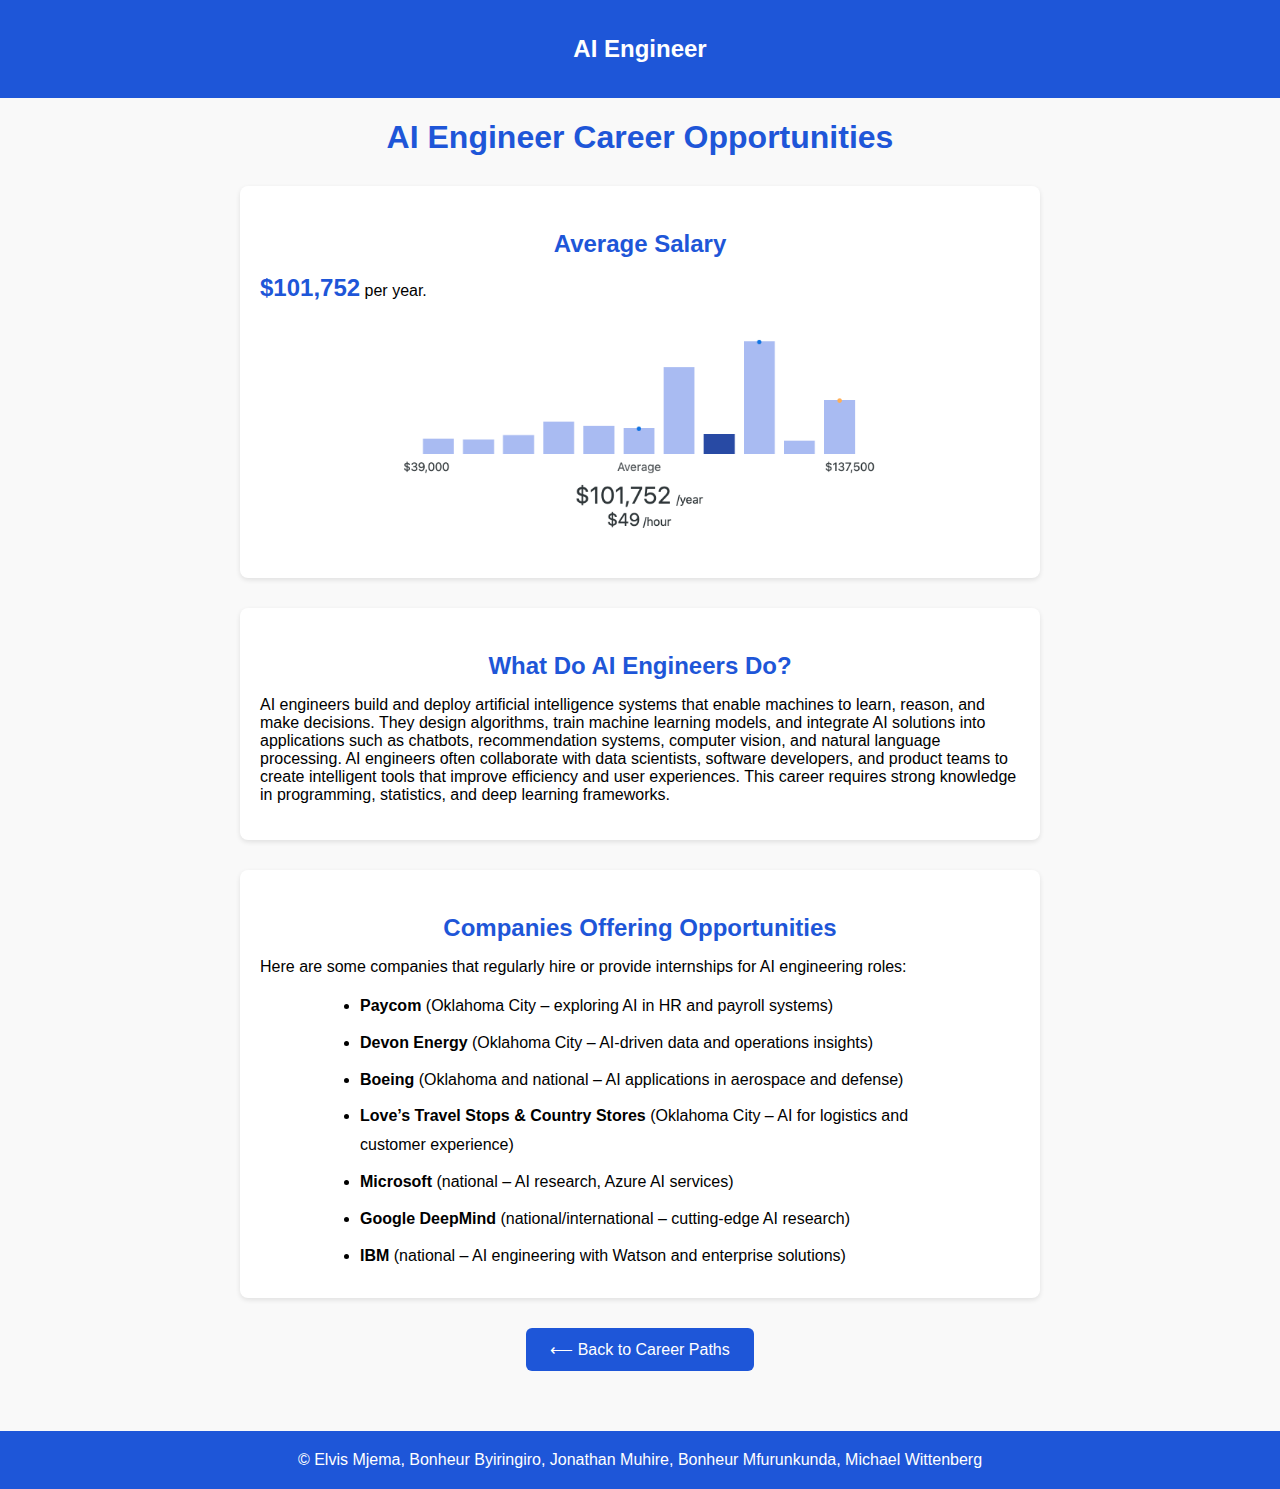
<file: ai-engineer.html>
<!DOCTYPE html>
<html lang="en">
<head>
  <meta charset="UTF-8" />
  <meta name="viewport" content="width=device-width, initial-scale=1.0"/>
  <title>AI Engineer</title>
  <link rel="stylesheet" href="style.css" />
  
</head>
<body class="ai-engineer">
  <header>
    <h2>AI Engineer</h2>
  </header>

  <main class="container">
    <h1>AI Engineer Career Opportunities</h1>

    <!-- Salary -->
    <section>
      <h3>Average Salary</h3>
      <p><strong>$101,752</strong> per year.</p>

      <!-- Image spot -->
      <div style="text-align:center; margin:20px 0;">
        <img src="photos/ai-engineer-salary-graph.png" alt="AI Engineer Salary Graph"
             style="max-width:500px; width:100%; height:auto; border-radius:8px;">
      </div>
    </section>

    <!-- What AI Engineers Do -->
    <section>
      <h3>What Do AI Engineers Do?</h3>
      <p>
        AI engineers build and deploy artificial intelligence systems that enable machines to learn, 
        reason, and make decisions. They design algorithms, train machine learning models, and integrate AI solutions 
        into applications such as chatbots, recommendation systems, computer vision, and natural language processing. 
        AI engineers often collaborate with data scientists, software developers, and product teams to 
        create intelligent tools that improve efficiency and user experiences. 
        This career requires strong knowledge in programming, statistics, and deep learning frameworks.
      </p>
    </section>

    <!-- Companies Offering Internships or Jobs -->
    <section>
      <h3>Companies Offering Opportunities</h3>
      <p>Here are some companies that regularly hire or provide internships for AI engineering roles:</p>
      <ul style="text-align:left; max-width:600px; margin:0 auto;">
        <li><strong>Paycom</strong> (Oklahoma City – exploring AI in HR and payroll systems)</li>
        <li><strong>Devon Energy</strong> (Oklahoma City – AI-driven data and operations insights)</li>
        <li><strong>Boeing</strong> (Oklahoma and national – AI applications in aerospace and defense)</li>
        <li><strong>Love’s Travel Stops &amp; Country Stores</strong> (Oklahoma City – AI for logistics and customer experience)</li>
        <li><strong>Microsoft</strong> (national – AI research, Azure AI services)</li>
        <li><strong>Google DeepMind</strong> (national/international – cutting-edge AI research)</li>
        <li><strong>IBM</strong> (national – AI engineering with Watson and enterprise solutions)</li>
      </ul>
    </section>

    <!-- Back Button -->
    <div style="margin-top:30px;">
      <a href="careers.html" aria-label="Back to Careers"
         style="display:inline-block; background-color:#1e56d8; color:#fff; padding:12px 24px; border-radius:6px; text-decoration:none; font-size:16px;">
        ⟵ Back to Career Paths
      </a>
    </div>
  </main>
 
</div>
   <footer class="footer">
        <p>&copy; Elvis Mjema, Bonheur Byiringiro, Jonathan Muhire, Bonheur Mfurunkunda, Michael Wittenberg</p>
    </footer>
</body>
</html>
</file>
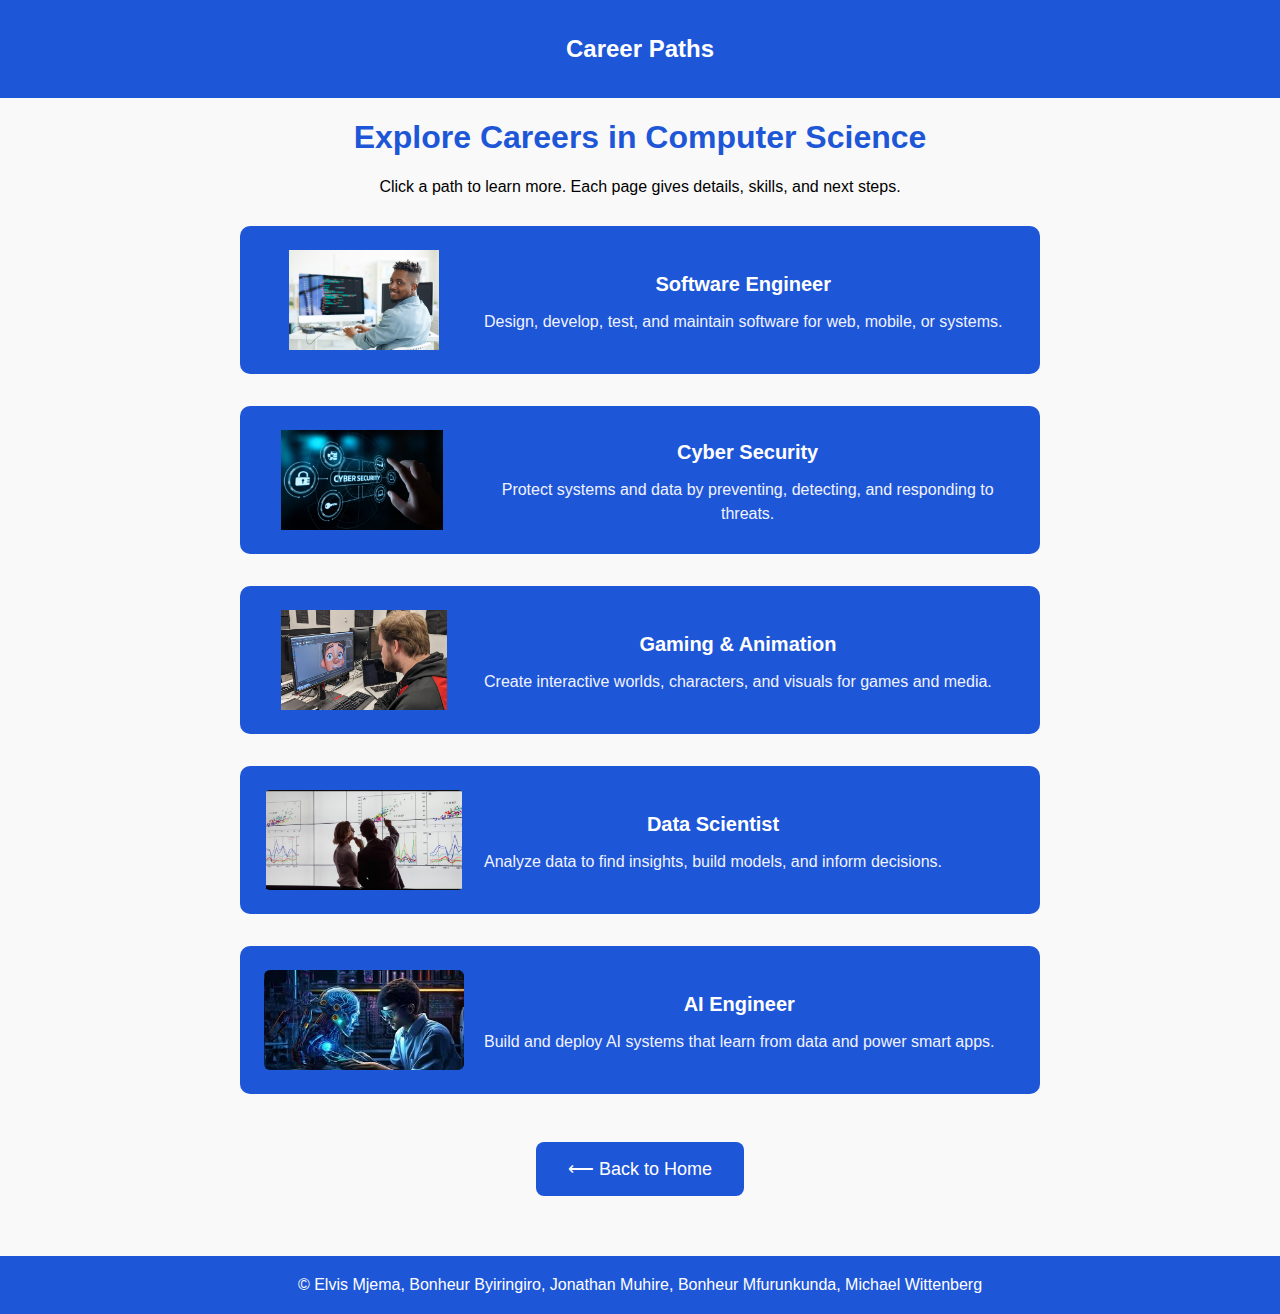
<file: careers.html>
<!DOCTYPE html>
<html lang="en">
<head>
  <meta charset="UTF-8" />
  <meta name="viewport" content="width=device-width, initial-scale=1.0"/>
  <title>Career Paths</title>
  <link rel="stylesheet" href="style.css" />
   
</head>
<body class="career-page">
  <header>
    <h2>Career Paths</h2>
  </header>

  <main class="container">
    <h1>Explore Careers in Computer Science</h1>
    <p>Click a path to learn more. Each page gives details, skills, and next steps.</p>

    <ul style="list-style:none; padding:0; margin:30px 0 0; display:flex; flex-direction:column; gap:24px;">
      <!-- Software Engineer -->
      <li>
        <a href="software-engineer.html" aria-label="Software Engineer"
           style="display:flex; align-items:center; gap:20px; text-decoration:none; background-color:#1e56d8; color:#fff; border-radius:10px; padding:24px;">
          <img src="photos/software-engineer.jpg" alt="Software Engineer"
               style="width:200px; height:100px; object-fit:contain; border-radius:6px;">
          <div>
            <h3 style="margin:0 0 8px; font-size:20px; color:#fff;">Software Engineer</h3>
            <p style="margin:0; font-size:16px; line-height:1.5; color:#f0f3ff;">Design, develop, test, and maintain software for web, mobile, or systems.</p>
          </div>
        </a>
      </li>

      <!-- Cyber Security -->
      <li>
        <a href="cyber-security.html" aria-label="Cyber Security"
           style="display:flex; align-items:center; gap:20px; text-decoration:none; background-color:#1e56d8; color:#fff; border-radius:10px; padding:24px;">
          <img src="photos/cyber-security.jpeg" alt="Cyber Security"
               style="width:200px; height:100px; object-fit:contain; border-radius:6px;">
          <div>
            <h3 style="margin:0 0 8px; font-size:20px; color:#fff;">Cyber Security</h3>
            <p style="margin:0; font-size:16px; line-height:1.5; color:#f0f3ff;">Protect systems and data by preventing, detecting, and responding to threats.</p>
          </div>
        </a>
      </li>

      <!-- Gaming & Animation -->
      <li>
        <a href="gaming-and-animation.html" aria-label="Gaming and Animation"
           style="display:flex; align-items:center; gap:20px; text-decoration:none; background-color:#1e56d8; color:#fff; border-radius:10px; padding:24px;">
          <img src="photos/gaming-and-animation.jpeg" alt="Gaming and Animation"
               style="width:200px; height:100px; object-fit:contain; border-radius:6px;">
          <div>
            <h3 style="margin:0 0 8px; font-size:20px; color:#fff;">Gaming &amp; Animation</h3>
            <p style="margin:0; font-size:16px; line-height:1.5; color:#f0f3ff;">Create interactive worlds, characters, and visuals for games and media.</p>
          </div>
        </a>
      </li>

      <!-- Data Scientist -->
      <li>
        <a href="data-scientist.html" aria-label="Data Scientist"
           style="display:flex; align-items:center; gap:20px; text-decoration:none; background-color:#1e56d8; color:#fff; border-radius:10px; padding:24px;">
          <img src="photos/data-scientist.avif" alt="Data Scientist"
               style="width:200px; height:100px; object-fit:contain; border-radius:6px;">
          <div>
            <h3 style="margin:0 0 8px; font-size:20px; color:#fff;">Data Scientist</h3>
            <p style="margin:0; font-size:16px; line-height:1.5; color:#f0f3ff;">Analyze data to find insights, build models, and inform decisions.</p>
          </div>
        </a>
      </li>

      <!-- AI Engineer -->
      <li>
        <a href="ai-engineer.html" aria-label="AI Engineer"
           style="display:flex; align-items:center; gap:20px; text-decoration:none; background-color:#1e56d8; color:#fff; border-radius:10px; padding:24px;">
          <img src="photos/ai-engineer.jpeg" alt="AI Engineer"
               style="width:200px; height:100px; object-fit:contain; border-radius:6px;">
          <div>
            <h3 style="margin:0 0 8px; font-size:20px; color:#fff;">AI Engineer</h3>
            <p style="margin:0; font-size:16px; line-height:1.5; color:#f0f3ff;">Build and deploy AI systems that learn from data and power smart apps.</p>
          </div>
        </a>
      </li>
    </ul>

    <!-- Back to Home -->
    <div style="margin-top:40px;">
      <a href="index.html" aria-label="Back to Home"
         style="display:inline-block; background-color:#1e56d8; color:#fff; padding:16px 32px; border-radius:8px; text-decoration:none; font-size:18px;">
        ⟵ Back to Home
      </a>
    </div>
  </main>
   <footer class="footer">
        <p>&copy; Elvis Mjema, Bonheur Byiringiro, Jonathan Muhire, Bonheur Mfurunkunda, Michael Wittenberg</p>
    </footer>
</body>
</html>
</file>
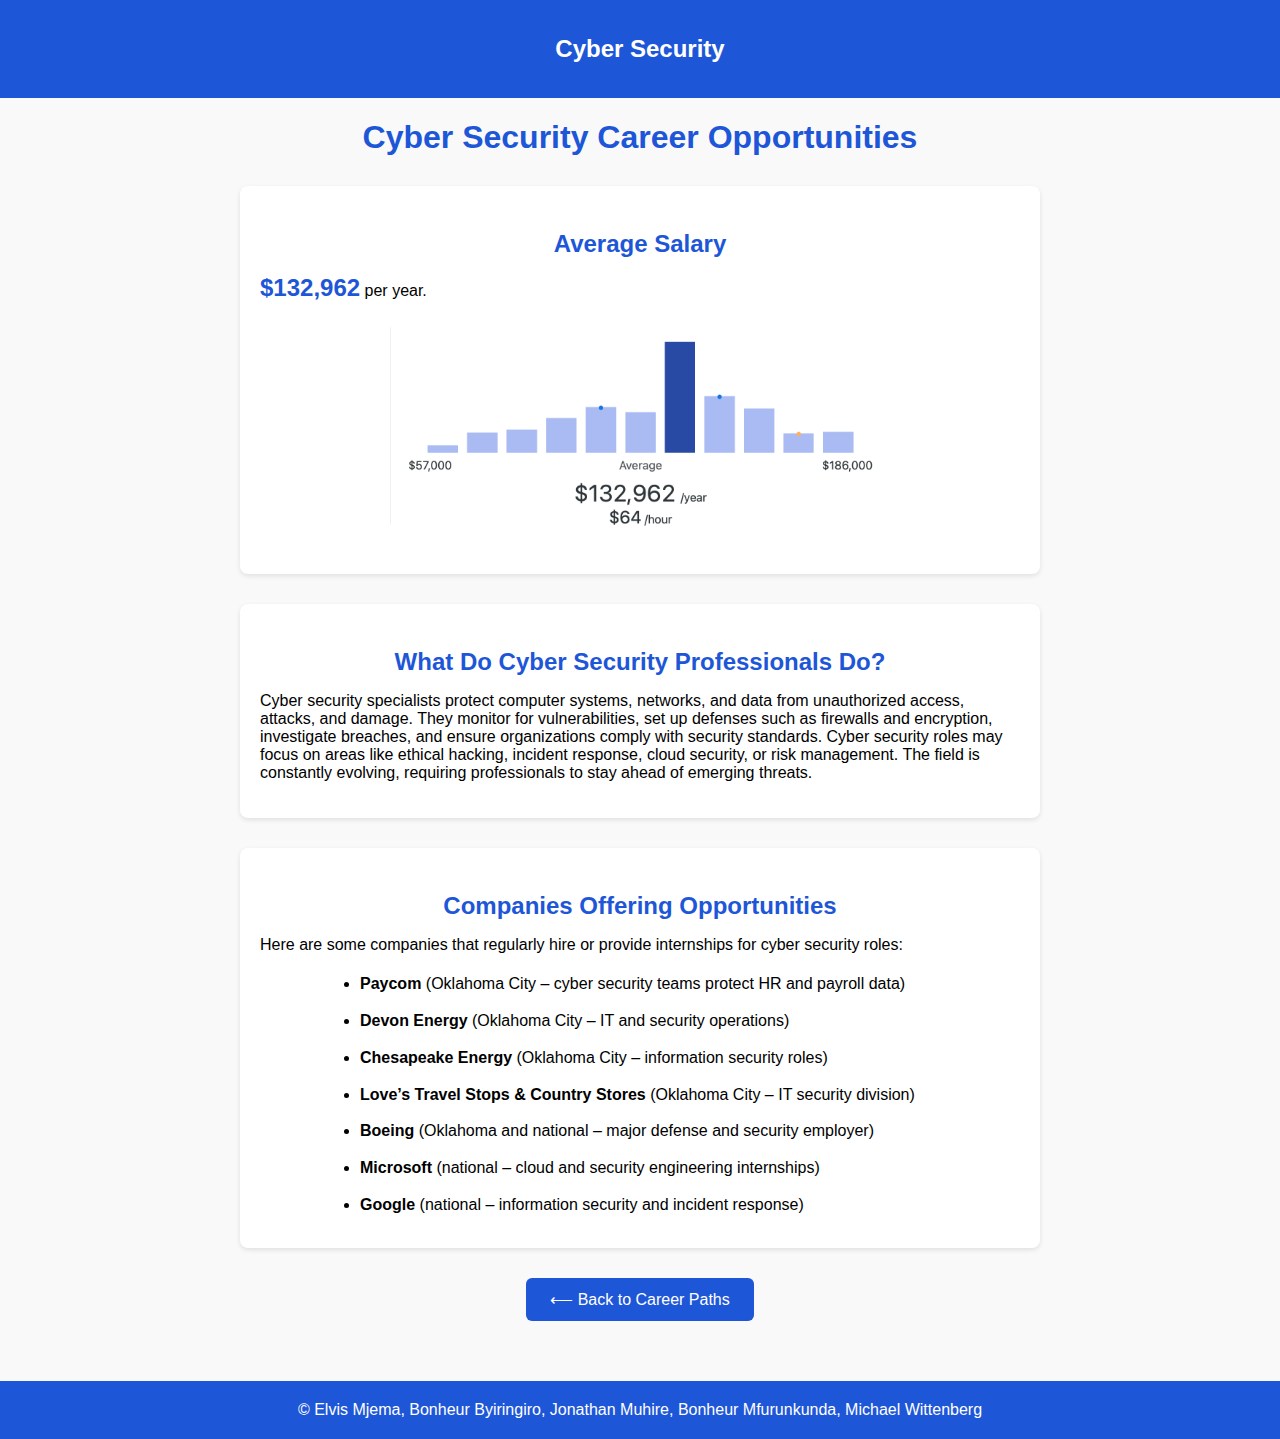
<file: cyber-security.html>
<!DOCTYPE html>
<html lang="en">
<head>
  <meta charset="UTF-8" />
  <meta name="viewport" content="width=device-width, initial-scale=1.0"/>
  <title>Cyber Security</title>
  <link rel="stylesheet" href="style.css" />
  
</head>
<body class="cyber-security">
  <header>
    <h2>Cyber Security</h2>
  </header>

  <main class="container">
    <h1>Cyber Security Career Opportunities</h1>

    <!-- Salary -->
    <section>
      <h3>Average Salary</h3>
      <p><strong>$132,962</strong> per year.</p>

      <!-- Image spot -->
      <div style="text-align:center; margin:20px 0;">
        <img src="photos/cyber-security-salary-graph.png" alt="Cyber Security Salary Graph"
             style="max-width:500px; width:100%; height:auto; border-radius:8px;">
      </div>
    </section>

    <!-- What Cyber Security Professionals Do -->
    <section>
      <h3>What Do Cyber Security Professionals Do?</h3>
      <p>
        Cyber security specialists protect computer systems, networks, and data from unauthorized access, attacks, and damage. 
        They monitor for vulnerabilities, set up defenses such as firewalls and encryption, investigate breaches, 
        and ensure organizations comply with security standards. Cyber security roles may focus on areas like ethical hacking, 
        incident response, cloud security, or risk management. 
        The field is constantly evolving, requiring professionals to stay ahead of emerging threats.
      </p>
    </section>

    <!-- Companies Offering Internships or Jobs -->
    <section>
      <h3>Companies Offering Opportunities</h3>
      <p>Here are some companies that regularly hire or provide internships for cyber security roles:</p>
      <ul style="text-align:left; max-width:600px; margin:0 auto;">
        <li><strong>Paycom</strong> (Oklahoma City – cyber security teams protect HR and payroll data)</li>
        <li><strong>Devon Energy</strong> (Oklahoma City – IT and security operations)</li>
        <li><strong>Chesapeake Energy</strong> (Oklahoma City – information security roles)</li>
        <li><strong>Love’s Travel Stops &amp; Country Stores</strong> (Oklahoma City – IT security division)</li>
        <li><strong>Boeing</strong> (Oklahoma and national – major defense and security employer)</li>
        <li><strong>Microsoft</strong> (national – cloud and security engineering internships)</li>
        <li><strong>Google</strong> (national – information security and incident response)</li>
      </ul>
    </section>

    <!-- Back Button -->
    <div style="margin-top:30px;">
      <a href="careers.html" aria-label="Back to Careers"
         style="display:inline-block; background-color:#1e56d8; color:#fff; padding:12px 24px; border-radius:6px; text-decoration:none; font-size:16px;">
        ⟵ Back to Career Paths
      </a>
    </div>
  </main>
   <footer class="footer">
        <p>&copy; Elvis Mjema, Bonheur Byiringiro, Jonathan Muhire, Bonheur Mfurunkunda, Michael Wittenberg</p>
    </footer>
</body>
</html>
</file>
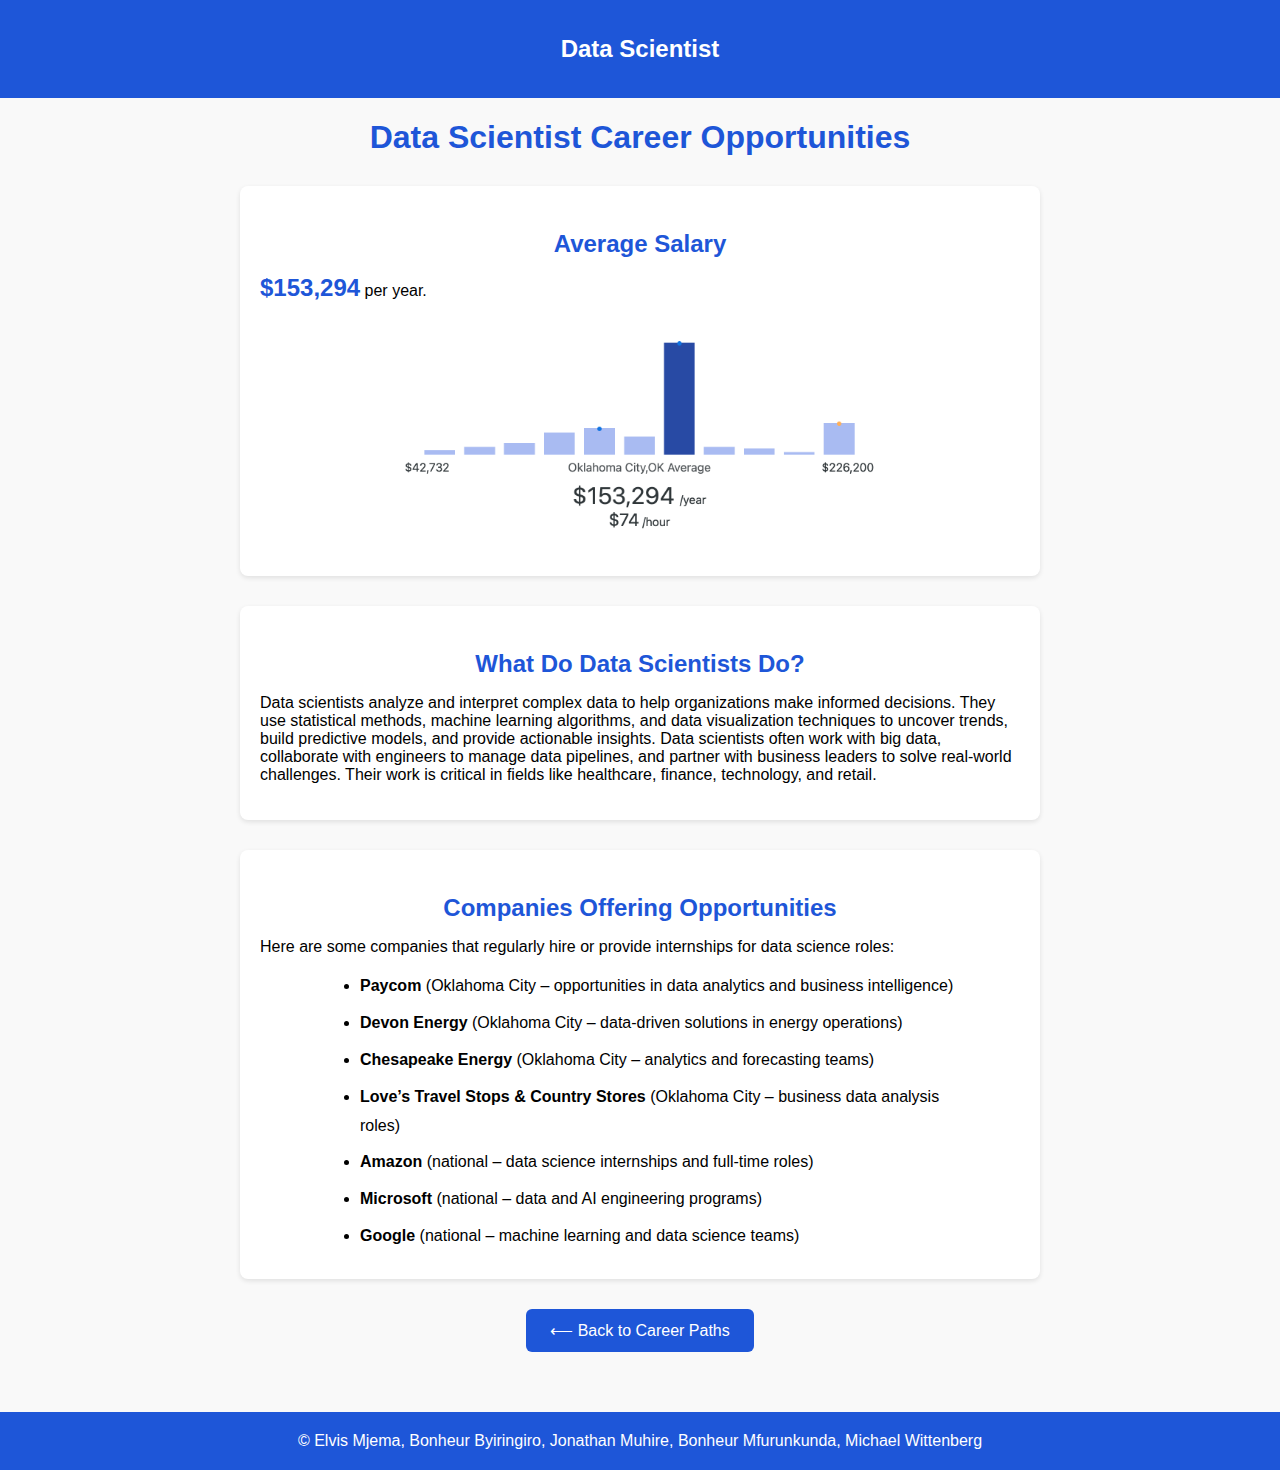
<file: data-scientist.html>
<!DOCTYPE html>
<html lang="en">
<head>
  <meta charset="UTF-8" />
  <meta name="viewport" content="width=device-width, initial-scale=1.0"/>
  <title>Data Scientist</title>
  <link rel="stylesheet" href="style.css" />
   
</head>
<body class="data-scientist">
  <header>
    <h2>Data Scientist</h2>
  </header>

  <main class="container">
    <h1>Data Scientist Career Opportunities</h1>

    <!-- Salary -->
    <section>
      <h3>Average Salary</h3>
      <p><strong>$153,294</strong> per year.</p>

      <!-- Image spot -->
      <div style="text-align:center; margin:20px 0;">
        <img src="photos/data-scientist-salary-graph.png" alt="Data Scientist Salary Graph"
             style="max-width:500px; width:100%; height:auto; border-radius:8px;">
      </div>
    </section>

    <!-- What Data Scientists Do -->
    <section>
      <h3>What Do Data Scientists Do?</h3>
      <p>
        Data scientists analyze and interpret complex data to help organizations make informed decisions. 
        They use statistical methods, machine learning algorithms, and data visualization techniques to uncover trends, 
        build predictive models, and provide actionable insights. 
        Data scientists often work with big data, collaborate with engineers to manage data pipelines, 
        and partner with business leaders to solve real-world challenges. 
        Their work is critical in fields like healthcare, finance, technology, and retail.
      </p>
    </section>

    <!-- Companies Offering Internships or Jobs -->
    <section>
      <h3>Companies Offering Opportunities</h3>
      <p>Here are some companies that regularly hire or provide internships for data science roles:</p>
      <ul style="text-align:left; max-width:600px; margin:0 auto;">
        <li><strong>Paycom</strong> (Oklahoma City – opportunities in data analytics and business intelligence)</li>
        <li><strong>Devon Energy</strong> (Oklahoma City – data-driven solutions in energy operations)</li>
        <li><strong>Chesapeake Energy</strong> (Oklahoma City – analytics and forecasting teams)</li>
        <li><strong>Love’s Travel Stops &amp; Country Stores</strong> (Oklahoma City – business data analysis roles)</li>
        <li><strong>Amazon</strong> (national – data science internships and full-time roles)</li>
        <li><strong>Microsoft</strong> (national – data and AI engineering programs)</li>
        <li><strong>Google</strong> (national – machine learning and data science teams)</li>
      </ul>
    </section>

    <!-- Back Button -->
    <div style="margin-top:30px;">
      <a href="careers.html" aria-label="Back to Careers"
         style="display:inline-block; background-color:#1e56d8; color:#fff; padding:12px 24px; border-radius:6px; text-decoration:none; font-size:16px;">
        ⟵ Back to Career Paths
      </a>
    </div>
  </main>
   <footer class="footer">
        <p>&copy; Elvis Mjema, Bonheur Byiringiro, Jonathan Muhire, Bonheur Mfurunkunda, Michael Wittenberg</p>
    </footer>
</body>
</html>
</file>
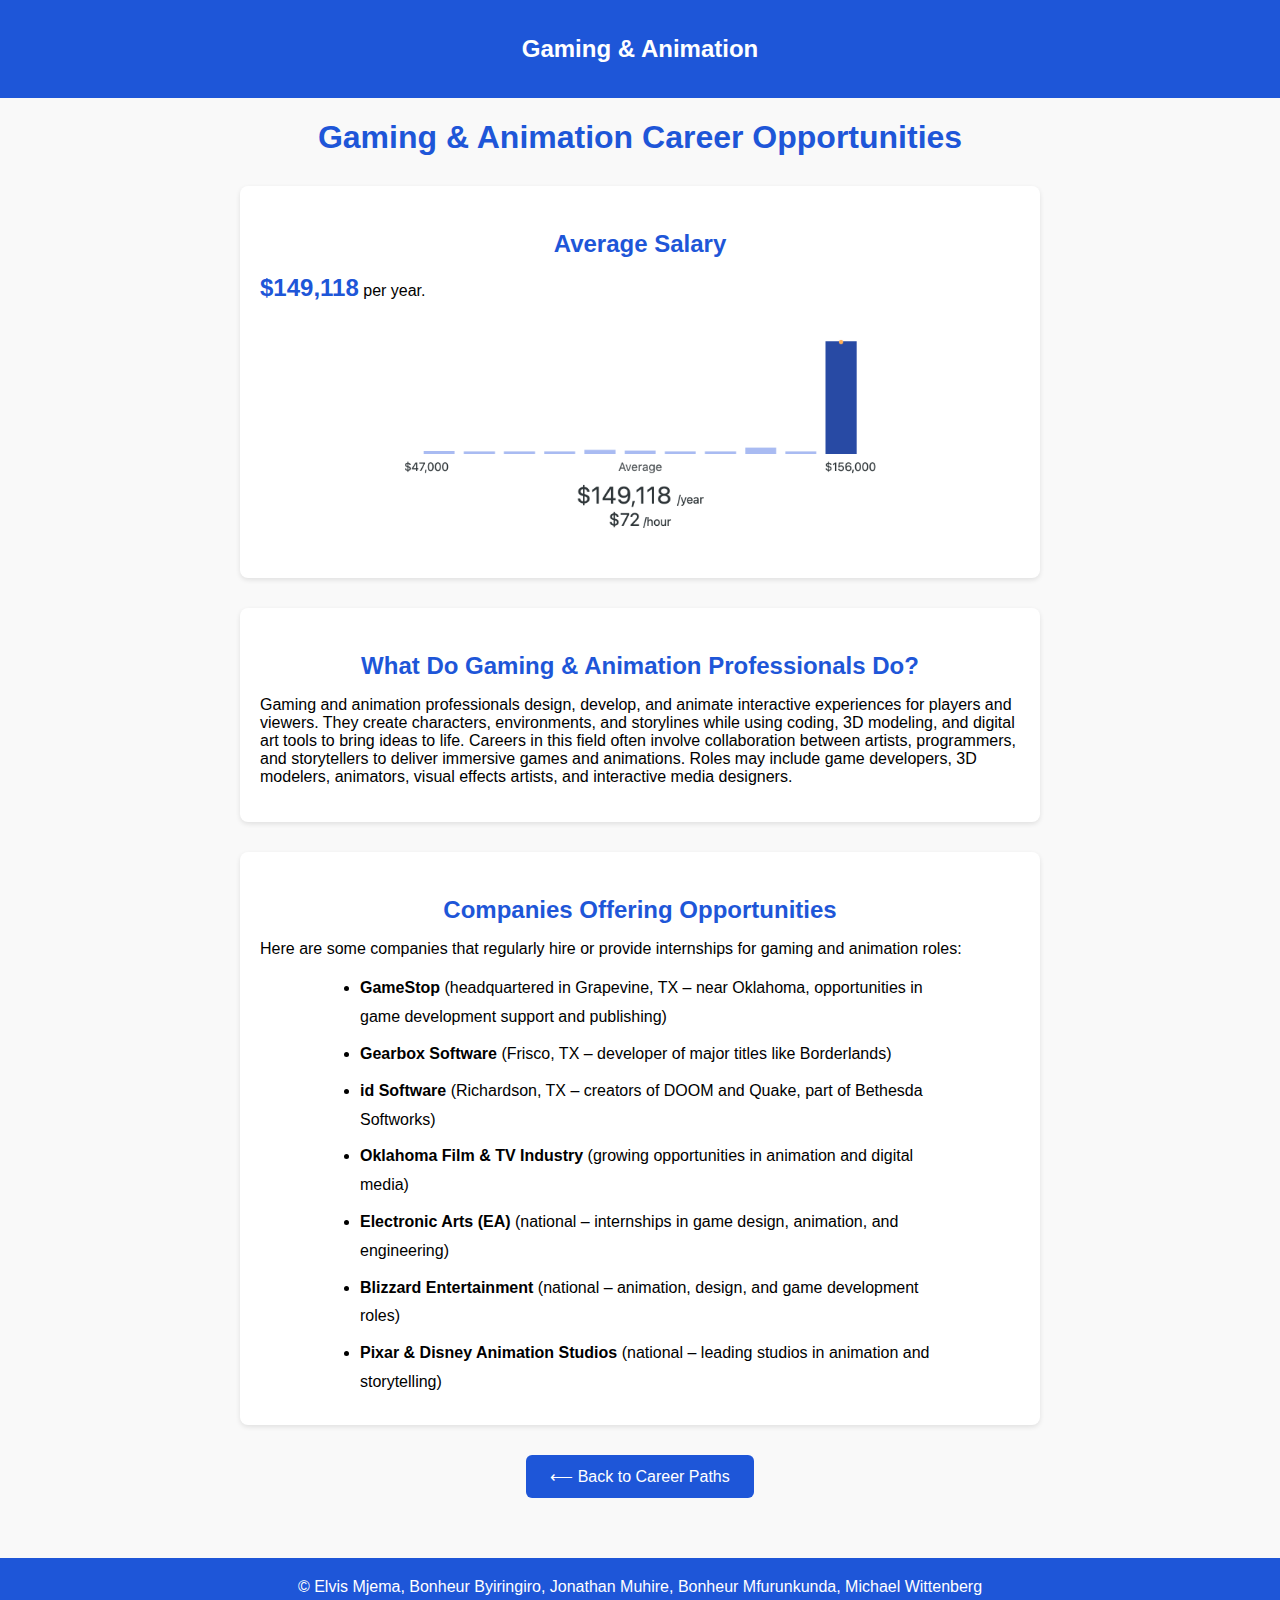
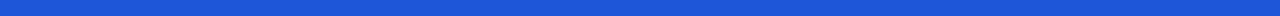
<file: gaming-and-animation.html>
<!DOCTYPE html>
<html lang="en">
<head>
  <meta charset="UTF-8" />
  <meta name="viewport" content="width=device-width, initial-scale=1.0"/>
  <title>Gaming & Animation</title>
  <link rel="stylesheet" href="style.css" />
   
</head>
<body class="gaming-animation">
  <header>
    <h2>Gaming & Animation</h2>
  </header>

  <main class="container">
    <h1>Gaming & Animation Career Opportunities</h1>

    <!-- Salary -->
    <section>
      <h3>Average Salary</h3>
      <p><strong>$149,118</strong> per year.</p>

      <!-- Image spot -->
      <div style="text-align:center; margin:20px 0;">
        <img src="photos/gaming-and-animation-salary-graph.png" alt="Gaming & Animation Salary Graph"
             style="max-width:500px; width:100%; height:auto; border-radius:8px;">
      </div>
    </section>

    <!-- What Gaming & Animation Professionals Do -->
    <section>
      <h3>What Do Gaming & Animation Professionals Do?</h3>
      <p>
        Gaming and animation professionals design, develop, and animate interactive experiences for players and viewers. 
        They create characters, environments, and storylines while using coding, 3D modeling, and digital art tools to bring ideas to life. 
        Careers in this field often involve collaboration between artists, programmers, and storytellers to deliver immersive games and animations. 
        Roles may include game developers, 3D modelers, animators, visual effects artists, and interactive media designers.
      </p>
    </section>

    <!-- Companies Offering Internships or Jobs -->
    <section>
      <h3>Companies Offering Opportunities</h3>
      <p>Here are some companies that regularly hire or provide internships for gaming and animation roles:</p>
      <ul style="text-align:left; max-width:600px; margin:0 auto;">
        <li><strong>GameStop</strong> (headquartered in Grapevine, TX – near Oklahoma, opportunities in game development support and publishing)</li>
        <li><strong>Gearbox Software</strong> (Frisco, TX – developer of major titles like Borderlands)</li>
        <li><strong>id Software</strong> (Richardson, TX – creators of DOOM and Quake, part of Bethesda Softworks)</li>
        <li><strong>Oklahoma Film & TV Industry</strong> (growing opportunities in animation and digital media)</li>
        <li><strong>Electronic Arts (EA)</strong> (national – internships in game design, animation, and engineering)</li>
        <li><strong>Blizzard Entertainment</strong> (national – animation, design, and game development roles)</li>
        <li><strong>Pixar & Disney Animation Studios</strong> (national – leading studios in animation and storytelling)</li>
      </ul>
    </section>

    <!-- Back Button -->
    <div style="margin-top:30px;">
      <a href="careers.html" aria-label="Back to Careers"
         style="display:inline-block; background-color:#1e56d8; color:#fff; padding:12px 24px; border-radius:6px; text-decoration:none; font-size:16px;">
        ⟵ Back to Career Paths
      </a>
    </div>
  </main>
  <footer class="footer">
        <p>&copy; Elvis Mjema, Bonheur Byiringiro, Jonathan Muhire, Bonheur Mfurunkunda, Michael Wittenberg</p>
    </footer>
</body>
</html>
</file>
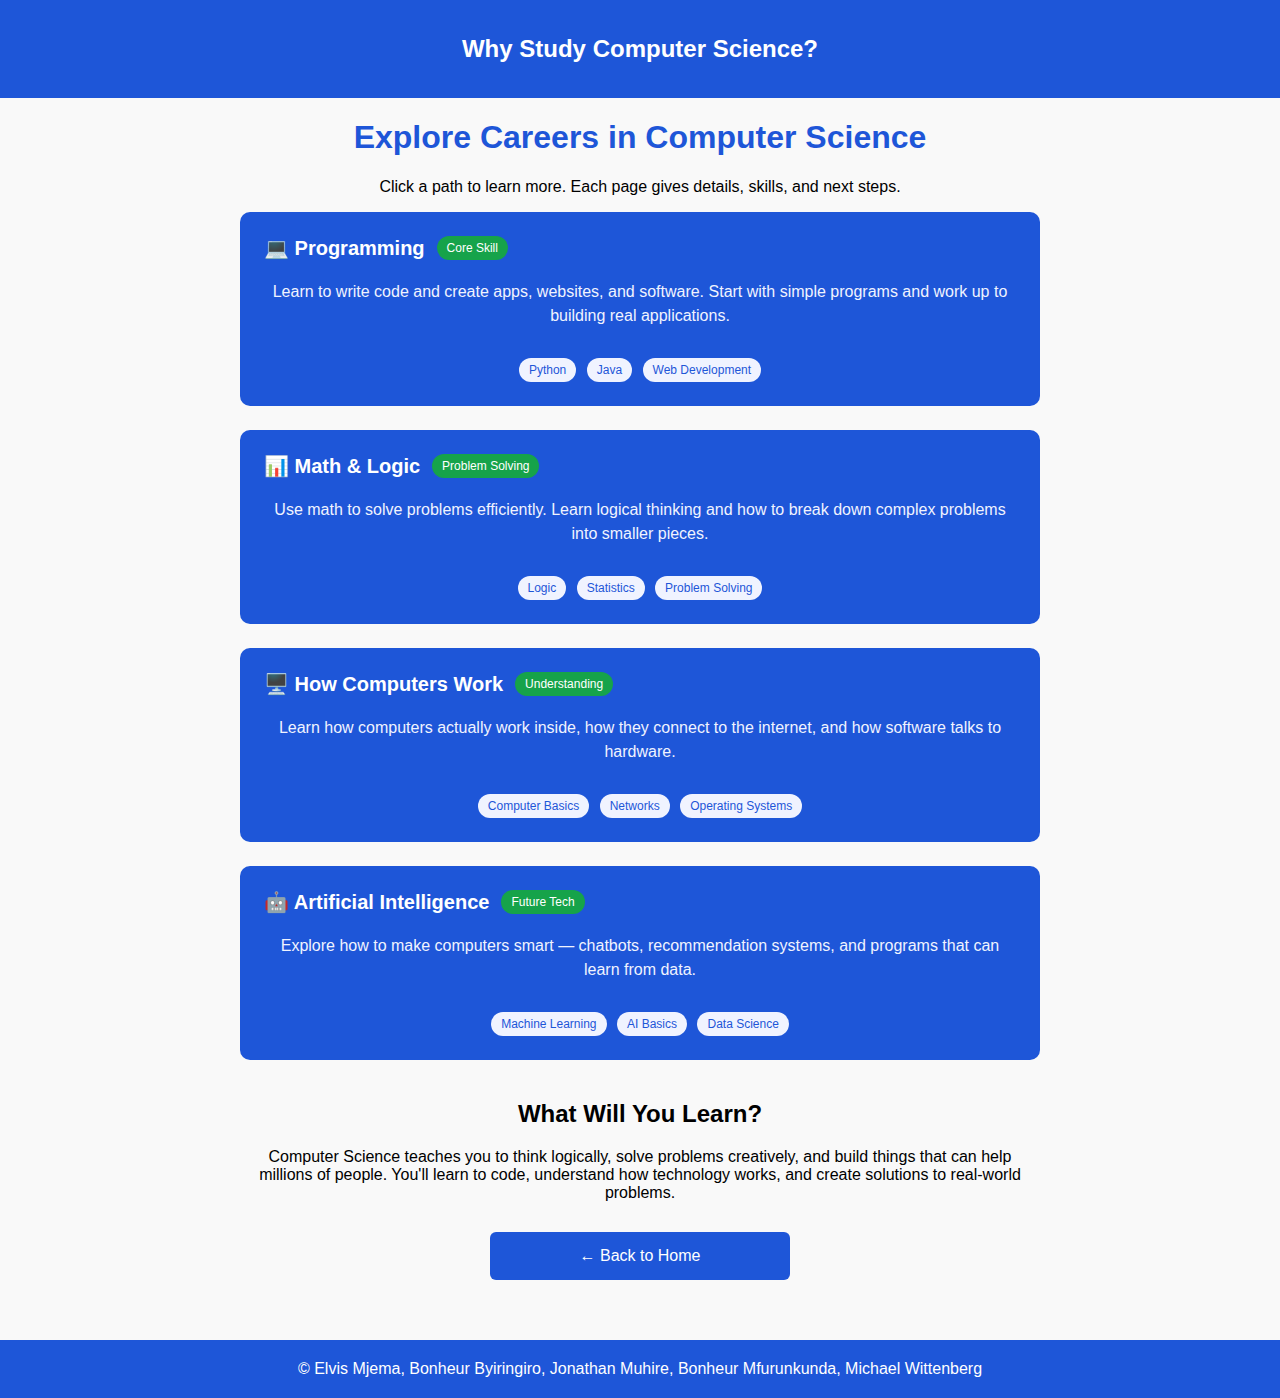
<file: learn.html>
<!DOCTYPE html>
<html lang="en">
<head>
  <meta charset="UTF-8" />
  <meta name="viewport" content="width=device-width, initial-scale=1.0"/>
  <title>Career Paths</title>
  <link rel="stylesheet" href="style.css" />
    
</head>
<body class="why-page"> 
  <header>
    <h2>Why Study Computer Science?</h2>
  </header>

  <main class="container">
    <h1>Explore Careers in Computer Science</h1>
    <p>Click a path to learn more. Each page gives details, skills, and next steps.</p>
  
    <!-- Programming -->
    <div style="margin-bottom:24px;">
      <a href="#" aria-label="Programming"
         style="display:flex; flex-direction:column; gap:10px; text-decoration:none; background-color:#1e56d8; color:#fff; border-radius:10px; padding:24px;">
        <div style="display:flex; align-items:center; gap:12px;">
          <h3 style="margin:0; font-size:20px; color:#fff;">💻 Programming</h3>
          <span style="display:inline-block; background:#16a34a; color:#fff; padding:5px 10px; border-radius:12px; font-size:12px;">
            Core Skill
          </span>
        </div>
        <p style="margin:10px 0; font-size:16px; line-height:1.5; color:#f0f3ff;">
          Learn to write code and create apps, websites, and software. Start with simple programs and work up to building real applications.
        </p>
        <div style="margin-top:10px;">
          <span style="display:inline-block; background:#f0f3ff; color:#1e56d8; padding:5px 10px; border-radius:12px; font-size:12px; margin-right:6px;">Python</span>
          <span style="display:inline-block; background:#f0f3ff; color:#1e56d8; padding:5px 10px; border-radius:12px; font-size:12px; margin-right:6px;">Java</span>
          <span style="display:inline-block; background:#f0f3ff; color:#1e56d8; padding:5px 10px; border-radius:12px; font-size:12px;">Web Development</span>
        </div>
      </a>
    </div>
  
    <!-- Math & Logic -->
    <div style="margin-bottom:24px;">
      <a href="#" aria-label="Math & Logic"
         style="display:flex; flex-direction:column; gap:10px; text-decoration:none; background-color:#1e56d8; color:#fff; border-radius:10px; padding:24px;">
        <div style="display:flex; align-items:center; gap:12px;">
          <h3 style="margin:0; font-size:20px; color:#fff;">📊 Math & Logic</h3>
          <span style="display:inline-block; background:#16a34a; color:#fff; padding:5px 10px; border-radius:12px; font-size:12px;">
            Problem Solving
          </span>
        </div>
        <p style="margin:10px 0; font-size:16px; line-height:1.5; color:#f0f3ff;">
          Use math to solve problems efficiently. Learn logical thinking and how to break down complex problems into smaller pieces.
        </p>
        <div style="margin-top:10px;">
          <span style="display:inline-block; background:#f0f3ff; color:#1e56d8; padding:5px 10px; border-radius:12px; font-size:12px; margin-right:6px;">Logic</span>
          <span style="display:inline-block; background:#f0f3ff; color:#1e56d8; padding:5px 10px; border-radius:12px; font-size:12px; margin-right:6px;">Statistics</span>
          <span style="display:inline-block; background:#f0f3ff; color:#1e56d8; padding:5px 10px; border-radius:12px; font-size:12px;">Problem Solving</span>
        </div>
      </a>
    </div>
  
    <!-- How Computers Work -->
    <div style="margin-bottom:24px;">
      <a href="#" aria-label="How Computers Work"
         style="display:flex; flex-direction:column; gap:10px; text-decoration:none; background-color:#1e56d8; color:#fff; border-radius:10px; padding:24px;">
        <div style="display:flex; align-items:center; gap:12px;">
          <h3 style="margin:0; font-size:20px; color:#fff;">🖥️ How Computers Work</h3>
          <span style="display:inline-block; background:#16a34a; color:#fff; padding:5px 10px; border-radius:12px; font-size:12px;">
            Understanding
          </span>
        </div>
        <p style="margin:10px 0; font-size:16px; line-height:1.5; color:#f0f3ff;">
          Learn how computers actually work inside, how they connect to the internet, and how software talks to hardware.
        </p>
        <div style="margin-top:10px;">
          <span style="display:inline-block; background:#f0f3ff; color:#1e56d8; padding:5px 10px; border-radius:12px; font-size:12px; margin-right:6px;">Computer Basics</span>
          <span style="display:inline-block; background:#f0f3ff; color:#1e56d8; padding:5px 10px; border-radius:12px; font-size:12px; margin-right:6px;">Networks</span>
          <span style="display:inline-block; background:#f0f3ff; color:#1e56d8; padding:5px 10px; border-radius:12px; font-size:12px;">Operating Systems</span>
        </div>
      </a>
    </div>
  
    <!-- Artificial Intelligence -->
    <div style="margin-bottom:24px;">
      <a href="#" aria-label="Artificial Intelligence"
         style="display:flex; flex-direction:column; gap:10px; text-decoration:none; background-color:#1e56d8; color:#fff; border-radius:10px; padding:24px;">
        <div style="display:flex; align-items:center; gap:12px;">
          <h3 style="margin:0; font-size:20px; color:#fff;">🤖 Artificial Intelligence</h3>
          <span style="display:inline-block; background:#16a34a; color:#fff; padding:5px 10px; border-radius:12px; font-size:12px;">
            Future Tech
          </span>
        </div>
        <p style="margin:10px 0; font-size:16px; line-height:1.5; color:#f0f3ff;">
          Explore how to make computers smart — chatbots, recommendation systems, and programs that can learn from data.
        </p>
        <div style="margin-top:10px;">
          <span style="display:inline-block; background:#f0f3ff; color:#1e56d8; padding:5px 10px; border-radius:12px; font-size:12px; margin-right:6px;">Machine Learning</span>
          <span style="display:inline-block; background:#f0f3ff; color:#1e56d8; padding:5px 10px; border-radius:12px; font-size:12px; margin-right:6px;">AI Basics</span>
          <span style="display:inline-block; background:#f0f3ff; color:#1e56d8; padding:5px 10px; border-radius:12px; font-size:12px;">Data Science</span>
        </div>
      </a>
    </div>

    <section style="margin-top:40px; text-align:center;">
        <h2>What Will You Learn?</h2>
        <p>
          Computer Science teaches you to think logically, solve problems creatively, and build
          things that can help millions of people. You'll learn to code, understand how technology
          works, and create solutions to real-world problems.
        </p>
    </section>
    
<div class="buttons">
            <a href="index.html">← Back to Home</a>
        </div>
    </div>
</div>
  </main>
   <footer class="footer">
        <p>&copy; Elvis Mjema, Bonheur Byiringiro, Jonathan Muhire, Bonheur Mfurunkunda, Michael Wittenberg</p>
    </footer>
</body>
</html>
</file>
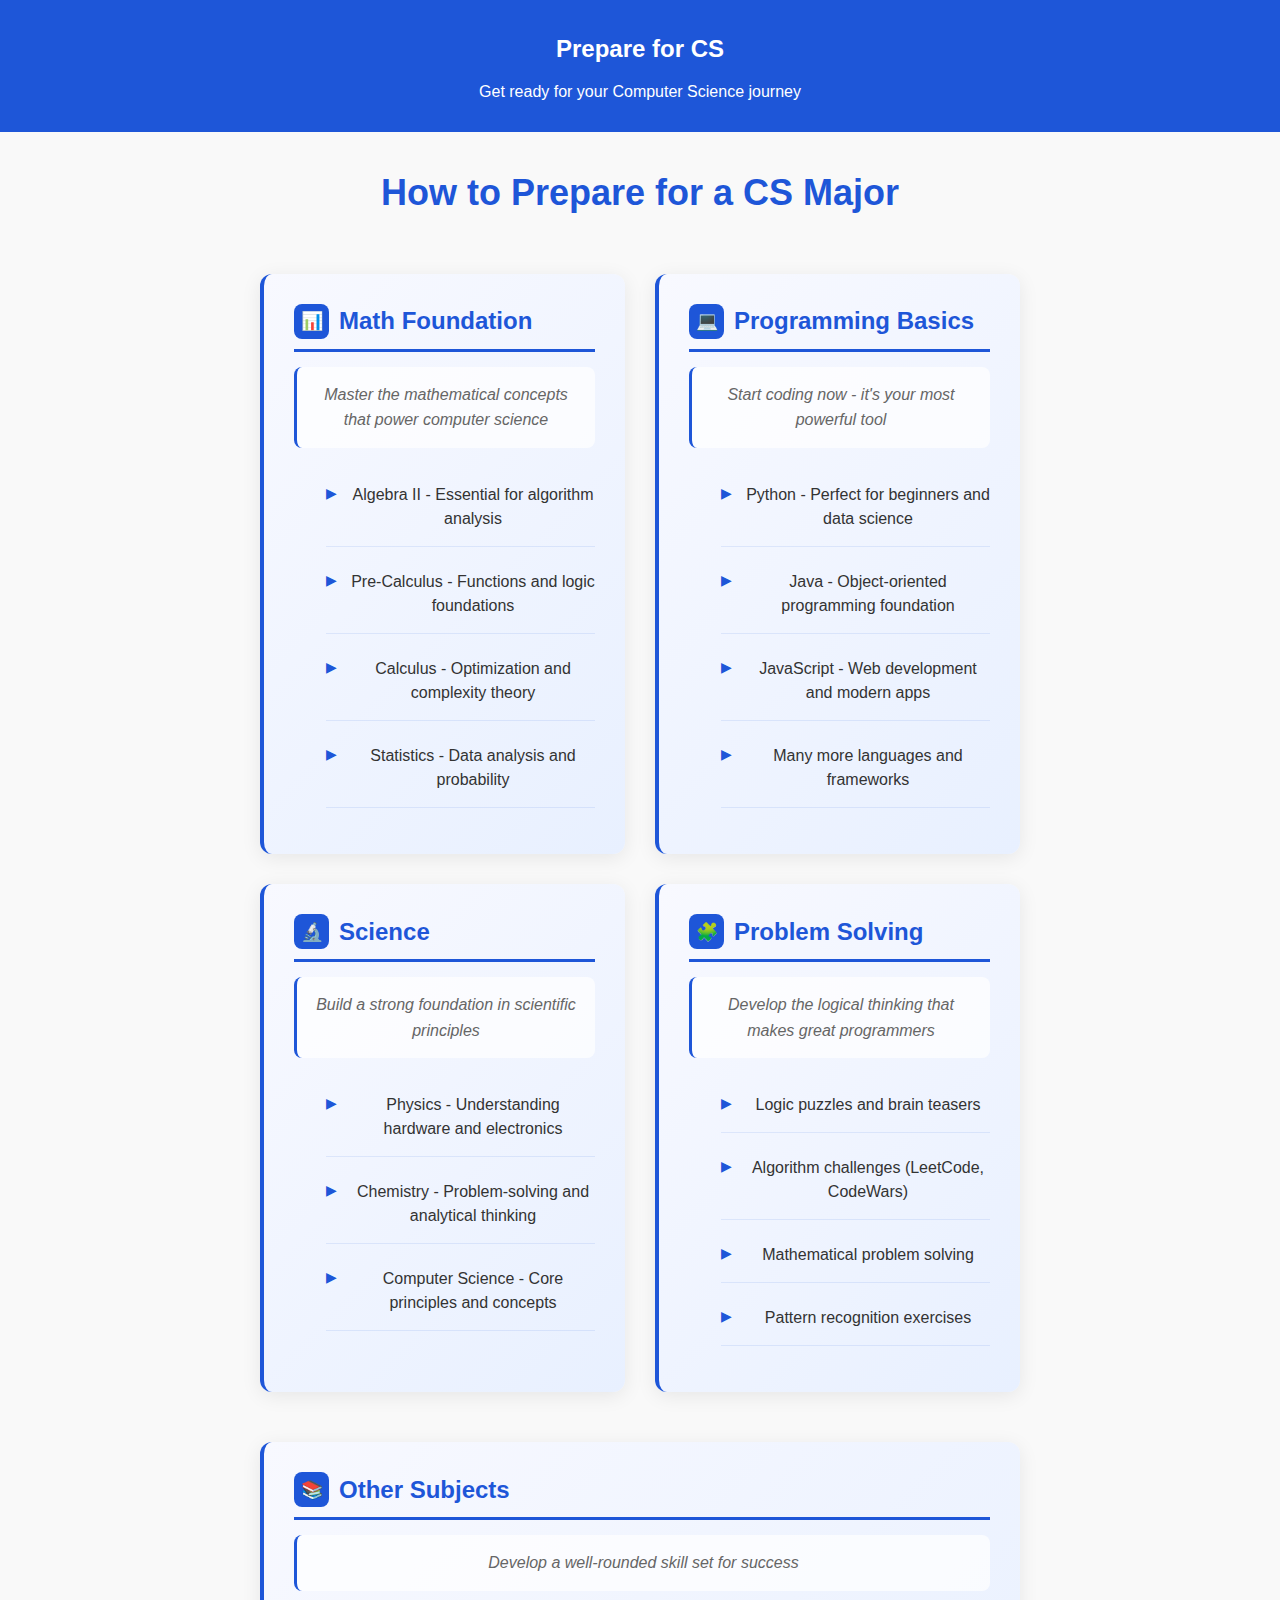
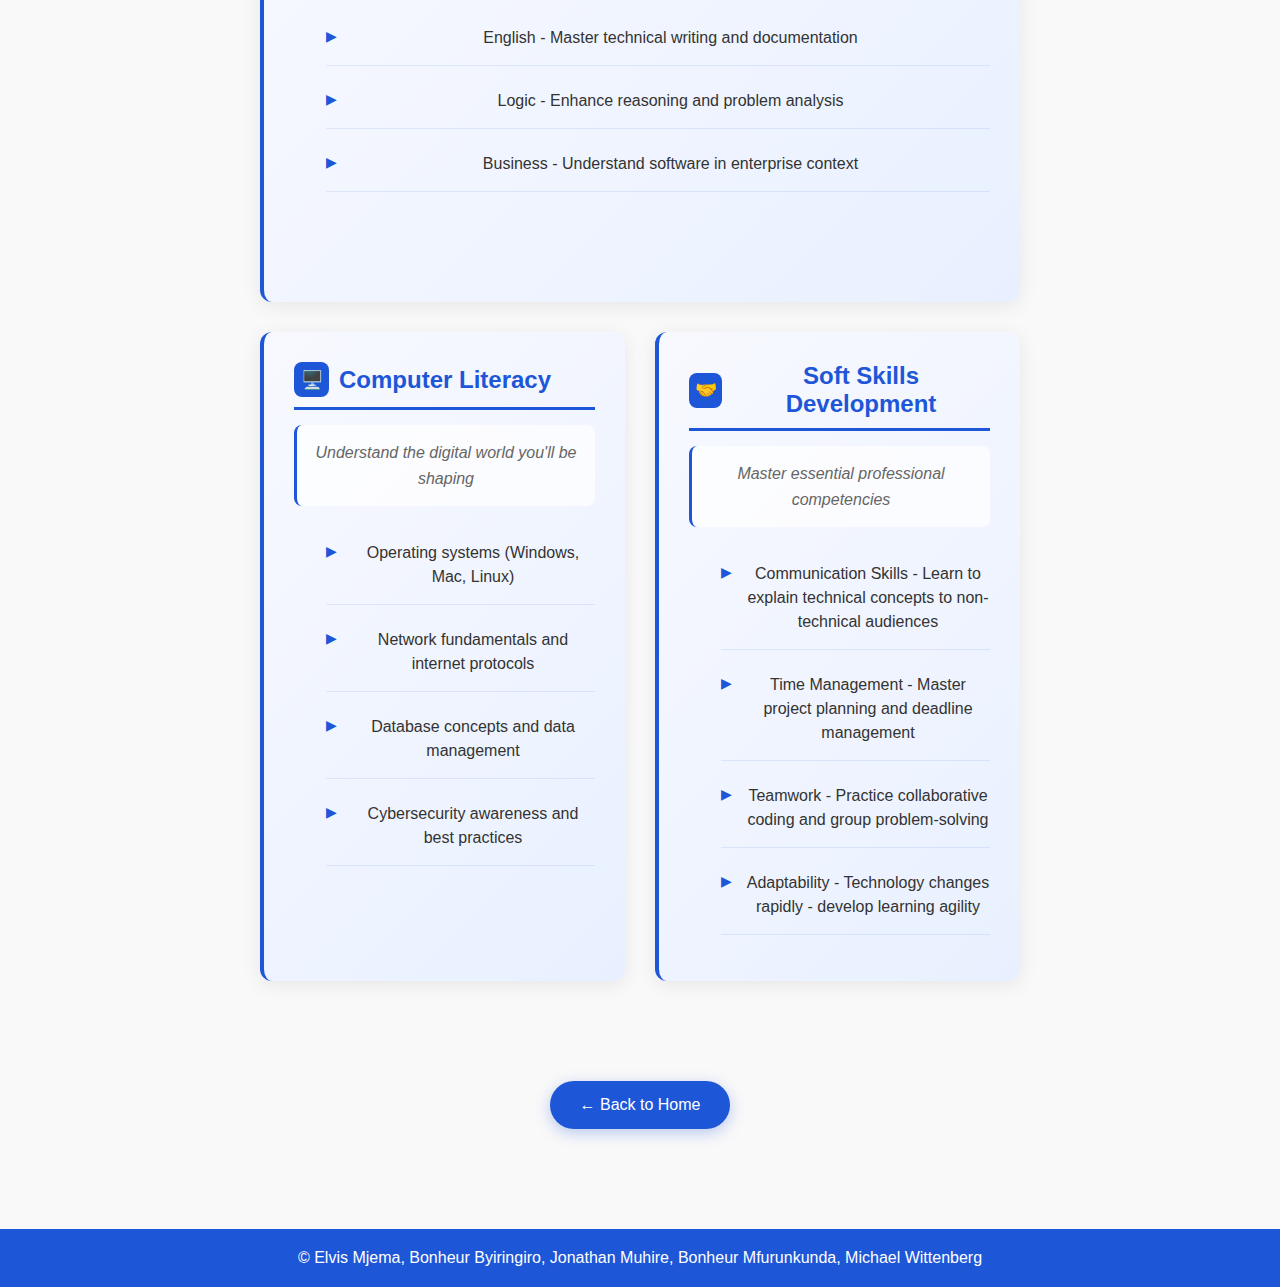
<file: prepare.html>
<!DOCTYPE html>
<html lang="en">
<head>
    <meta charset="UTF-8">
    <meta name="viewport" content="width=device-width, initial-scale=1.0">
    <title>Prepare for Computer Science</title>
    <link rel="stylesheet" href="style.css">
</head>
<body class="prepare-page">
    <header>
        <h2>Prepare for CS</h2>
        <p>Get ready for your Computer Science journey</p>
    </header>

    <main class="container">
        <h1 class="page-title">How to Prepare for a CS Major</h1>

        <div class="prep-container">
            <!-- Enhanced Left Column -->
            <div class="prep-section enhanced-left-section">
                <div class="section-header">
                    <div class="section-icon">📊</div>
                    Math Foundation
                </div>
                <div class="section-description">Master the mathematical concepts that power computer science</div>
                <ul class="enhanced-course-list">
                    <li class="enhanced-course-item">Algebra II - Essential for algorithm analysis</li>
                    <li class="enhanced-course-item">Pre-Calculus - Functions and logic foundations</li>
                    <li class="enhanced-course-item">Calculus - Optimization and complexity theory</li>
                    <li class="enhanced-course-item">Statistics - Data analysis and probability</li>
                </ul>
            </div>

            <div class="prep-section enhanced-left-section">
                <div class="section-header">
                    <div class="section-icon">💻</div>
                    Programming Basics
                </div>
                <div class="section-description">Start coding now - it's your most powerful tool</div>
                <ul class="enhanced-course-list">
                    <li class="enhanced-course-item">Python - Perfect for beginners and data science</li>
                    <li class="enhanced-course-item">Java - Object-oriented programming foundation</li>
                    <li class="enhanced-course-item">JavaScript - Web development and modern apps</li>
                    <li class="enhanced-course-item">Many more languages and frameworks</li>
                </ul>
            </div>

            <div class="prep-section enhanced-left-section">
                <div class="section-header">
                    <div class="section-icon">🔬</div>
                    Science
                </div>
                <div class="section-description">Build a strong foundation in scientific principles</div>
                <ul class="enhanced-course-list">
                    <li class="enhanced-course-item">Physics - Understanding hardware and electronics</li>
                    <li class="enhanced-course-item">Chemistry - Problem-solving and analytical thinking</li>
                    <li class="enhanced-course-item">Computer Science - Core principles and concepts</li>
                </ul>
            </div>

            <div class="prep-section enhanced-left-section">
                <div class="section-header">
                    <div class="section-icon">🧩</div>
                    Problem Solving
                </div>
                <div class="section-description">Develop the logical thinking that makes great programmers</div>
                <ul class="enhanced-course-list">
                    <li class="enhanced-course-item">Logic puzzles and brain teasers</li>
                    <li class="enhanced-course-item">Algorithm challenges (LeetCode, CodeWars)</li>
                    <li class="enhanced-course-item">Mathematical problem solving</li>
                    <li class="enhanced-course-item">Pattern recognition exercises</li>
                </ul>
            </div>

            <div class="prep-section enhanced-left-section">
                <div class="section-header">
                    <div class="section-icon">📚</div>
                    Other Subjects
                </div>
                <div class="section-description">Develop a well-rounded skill set for success</div>
                <ul class="enhanced-course-list">
                    <li class="enhanced-course-item">English - Master technical writing and documentation</li>
                    <li class="enhanced-course-item">Logic - Enhance reasoning and problem analysis</li>
                    <li class="enhanced-course-item">Business - Understand software in enterprise context</li>
                </ul>
            </div>

            <div class="prep-section enhanced-left-section">
                <div class="section-header">
                    <div class="section-icon">🖥️</div>
                    Computer Literacy
                </div>
                <div class="section-description">Understand the digital world you'll be shaping</div>
                <ul class="enhanced-course-list">
                    <li class="enhanced-course-item">Operating systems (Windows, Mac, Linux)</li>
                    <li class="enhanced-course-item">Network fundamentals and internet protocols</li>
                    <li class="enhanced-course-item">Database concepts and data management</li>
                    <li class="enhanced-course-item">Cybersecurity awareness and best practices</li>
                </ul>
            </div>
            
            <div class="prep-section enhanced-left-section">
                <div class="section-header">
                    <div class="section-icon">🤝</div>
                    Soft Skills Development
                </div>
                <div class="section-description">Master essential professional competencies</div>
                <ul class="enhanced-course-list">
                    <li class="enhanced-course-item">Communication Skills - Learn to explain technical concepts to non-technical audiences</li>
                    <li class="enhanced-course-item">Time Management - Master project planning and deadline management</li>
                    <li class="enhanced-course-item">Teamwork - Practice collaborative coding and group problem-solving</li>
                    <li class="enhanced-course-item">Adaptability - Technology changes rapidly - develop learning agility</li>
                </ul>
            </div>
        </div>

        <div style="text-align: center;">
            <a href="index.html" class="back-button">← Back to Home</a>
        </div>
    </main>

    <footer class="footer">
        <p>&copy; Elvis Mjema, Bonheur Byiringiro, Jonathan Muhire, Bonheur Mfurunkunda, Michael Wittenberg</p>
    </footer>

</body>
</html>
</file>
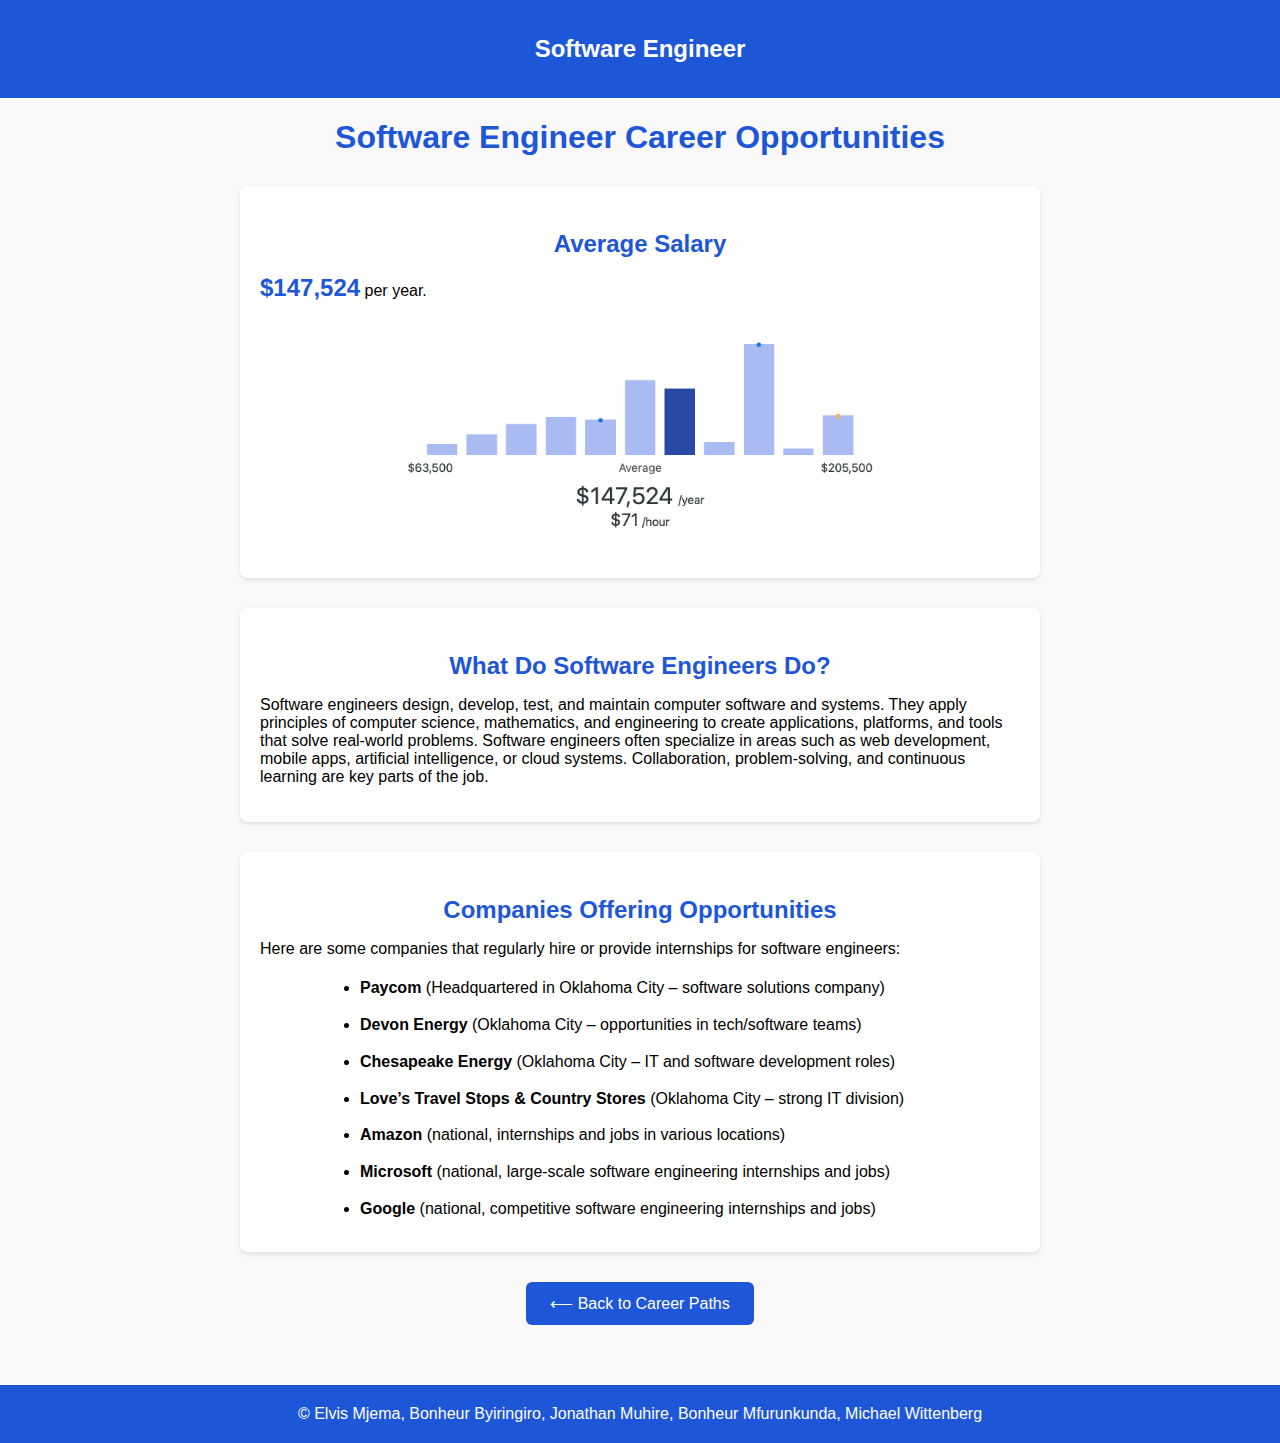
<file: software-engineer.html>
<!DOCTYPE html>
<html lang="en">
<head>
  <meta charset="UTF-8" />
  <meta name="viewport" content="width=device-width, initial-scale=1.0"/>
  <title>Software Engineer</title>
  <link rel="stylesheet" href="style.css" />
  
</head>
<body class="software-engineer">
  <header>
    <h2>Software Engineer</h2>
  </header>

  <main class="container">
    <h1>Software Engineer Career Opportunities</h1>

    <!-- Salary -->
    <section>
      <h3>Average Salary</h3>
      <p><strong>$147,524</strong> per year.</p>

      <!-- Image spot -->
      <div style="text-align:center; margin:20px 0;">
        <img src="photos/software-engineering-salary-graph.png" alt="Software Engineer Salary Graph"
             style="max-width:500px; width:100%; height:auto; border-radius:8px;">
      </div>
    </section>

    <!-- What Software Engineers Do -->
    <section>
      <h3>What Do Software Engineers Do?</h3>
      <p>
        Software engineers design, develop, test, and maintain computer software and systems. 
        They apply principles of computer science, mathematics, and engineering to create applications, 
        platforms, and tools that solve real-world problems. Software engineers often specialize in areas 
        such as web development, mobile apps, artificial intelligence, or cloud systems. 
        Collaboration, problem-solving, and continuous learning are key parts of the job.
      </p>
    </section>

    <!-- Companies Offering Internships or Jobs -->
    <section>
      <h3>Companies Offering Opportunities</h3>
      <p>Here are some companies that regularly hire or provide internships for software engineers:</p>
      <ul style="text-align:left; max-width:600px; margin:0 auto;">
        <li><strong>Paycom</strong> (Headquartered in Oklahoma City – software solutions company)</li>
        <li><strong>Devon Energy</strong> (Oklahoma City – opportunities in tech/software teams)</li>
        <li><strong>Chesapeake Energy</strong> (Oklahoma City – IT and software development roles)</li>
        <li><strong>Love’s Travel Stops &amp; Country Stores</strong> (Oklahoma City – strong IT division)</li>
        <li><strong>Amazon</strong> (national, internships and jobs in various locations)</li>
        <li><strong>Microsoft</strong> (national, large-scale software engineering internships and jobs)</li>
        <li><strong>Google</strong> (national, competitive software engineering internships and jobs)</li>
      </ul>
    </section>

    <!-- Back Button -->
    <div style="margin-top:30px;">
      <a href="careers.html" aria-label="Back to Careers"
         style="display:inline-block; background-color:#1e56d8; color:#fff; padding:12px 24px; border-radius:6px; text-decoration:none; font-size:16px;">
        ⟵ Back to Career Paths
      </a>
    </div>
  </main>

</body>
    <footer class="footer">
          <p>&copy; Elvis Mjema, Bonheur Byiringiro, Jonathan Muhire, Bonheur Mfurunkunda, Michael Wittenberg</p>
      </footer>
</html>
</file>
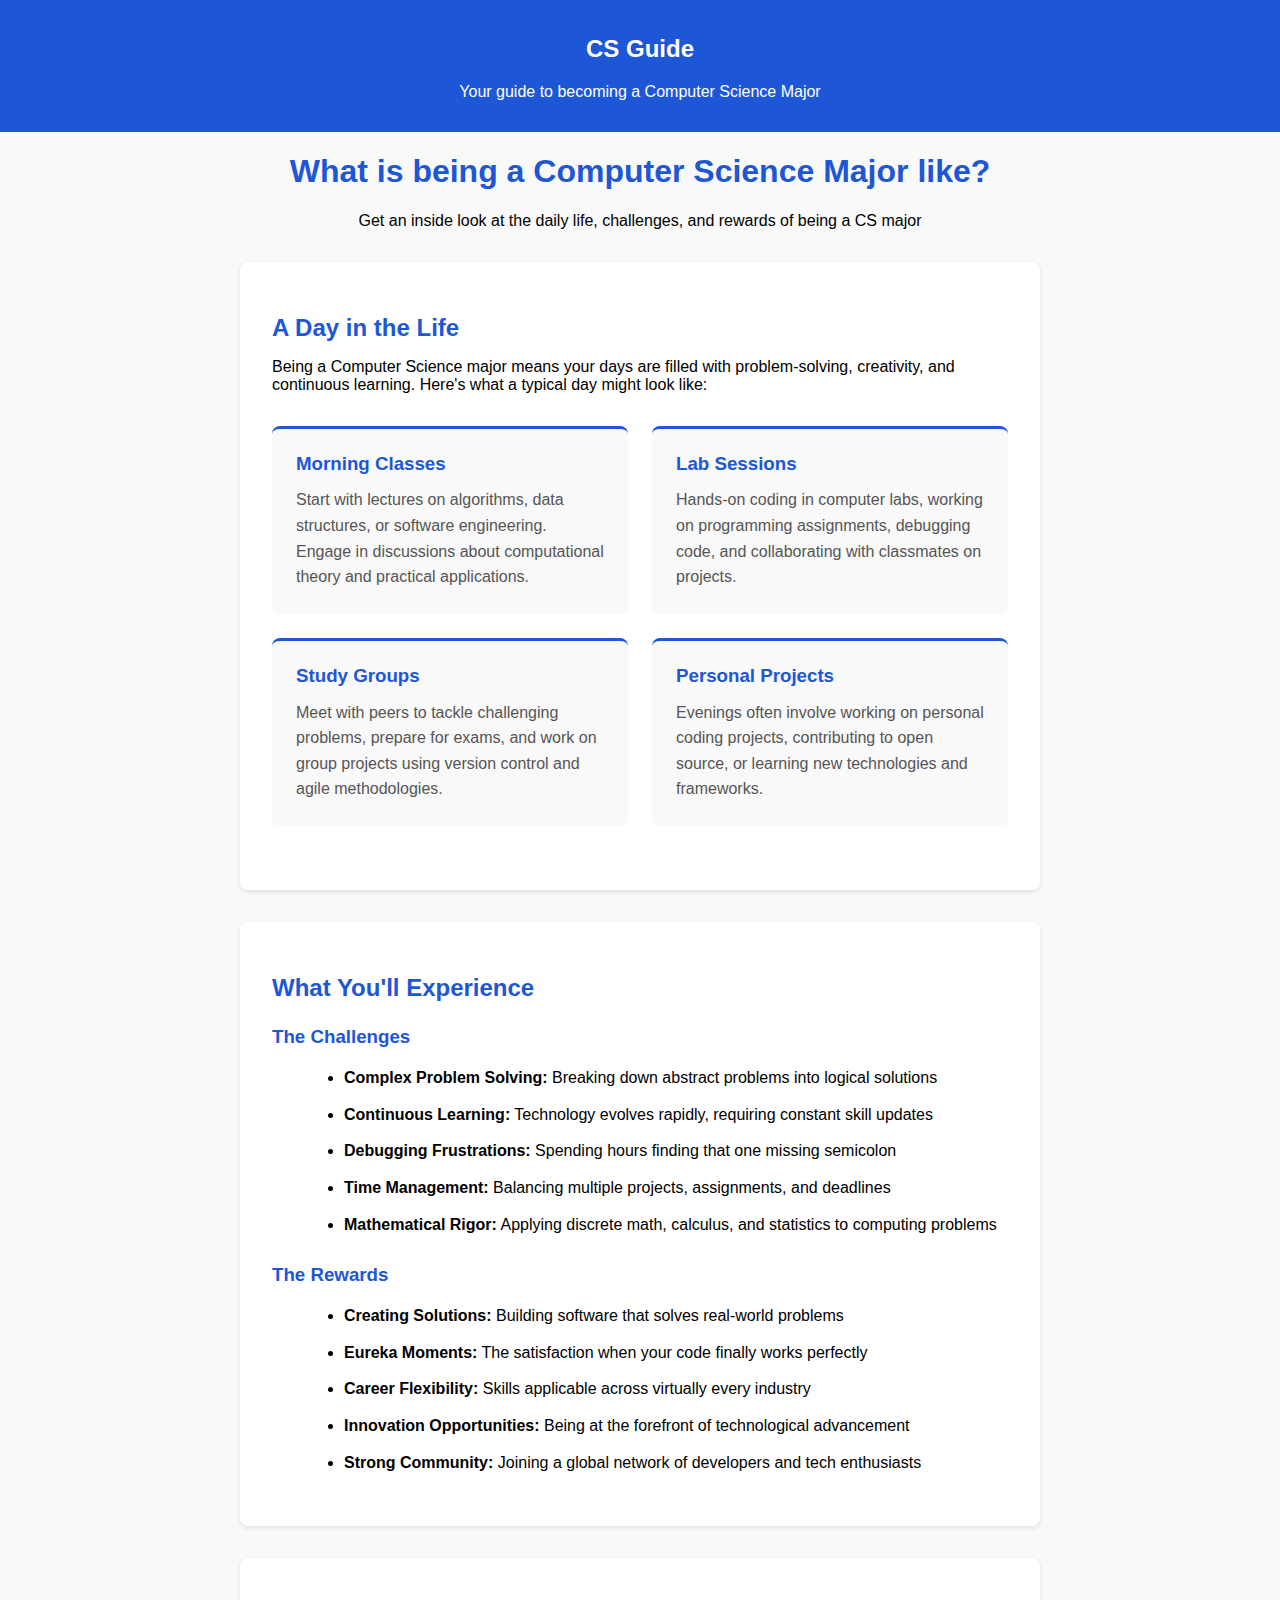
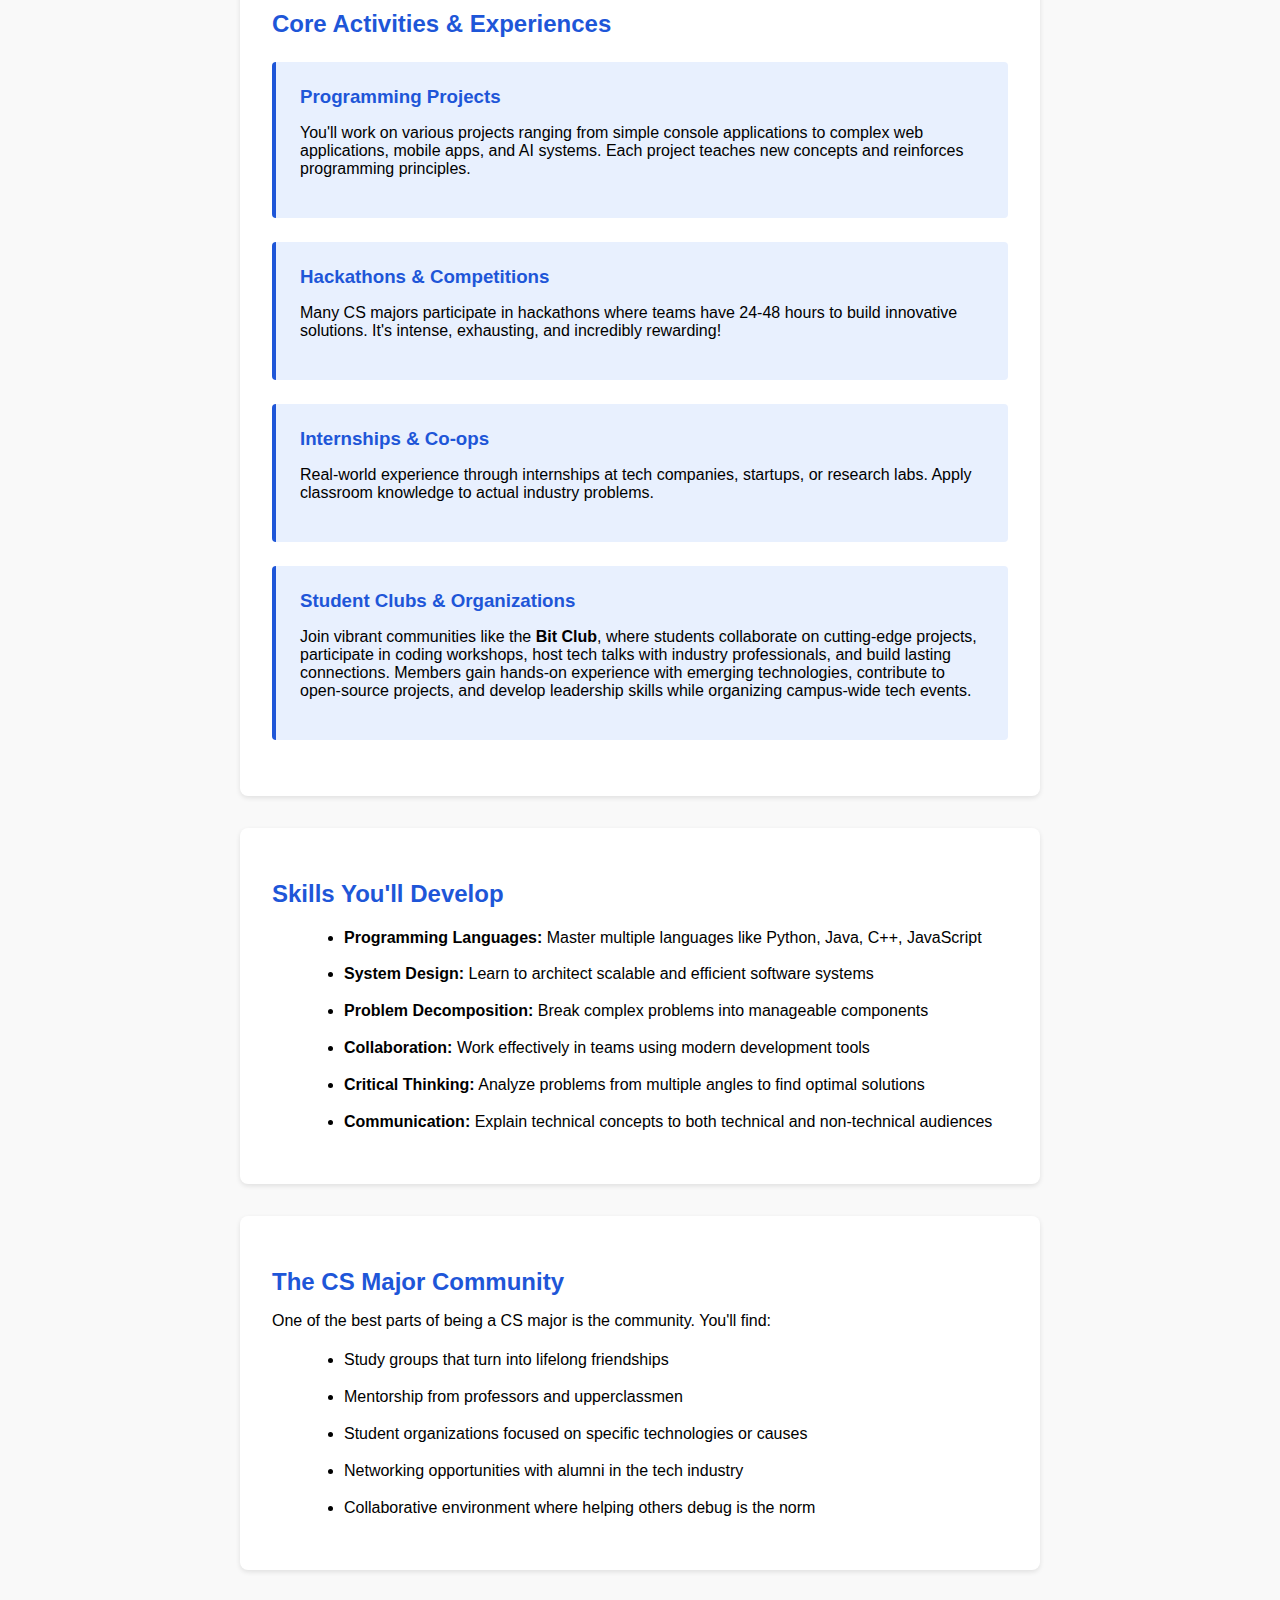
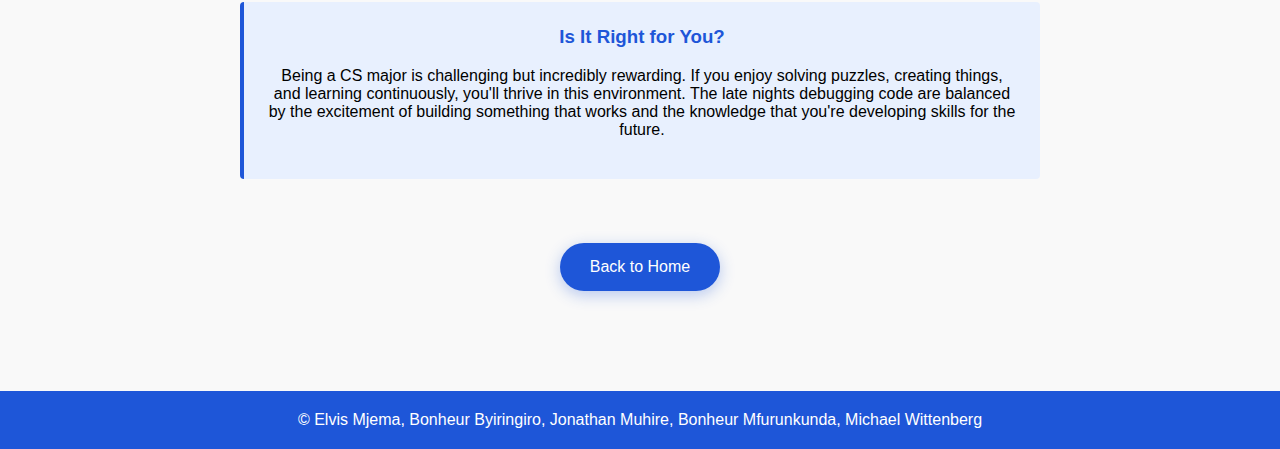
<file: student-life.html>
<!DOCTYPE html>
<html lang="en">
<head>
    <meta charset="UTF-8">
    <meta name="viewport" content="width=device-width, initial-scale=1.0">
    <title>What is being a Computer Science Major like? - CS Guide</title>
    <link rel="stylesheet" href="style.css">
    
</head>
<body>

    <header>
        <h2>CS Guide</h2>
        <p>Your guide to becoming a Computer Science Major</p>
    </header>

    <div class="container">
        <h1>What is being a Computer Science Major like?</h1>
        <p>Get an inside look at the daily life, challenges, and rewards of being a CS major</p>

        <div class="section">
            <h2>A Day in the Life</h2>
            <p>Being a Computer Science major means your days are filled with problem-solving, creativity, and continuous learning. Here's what a typical day might look like:</p>
            
            <div class="timeline">
                <div class="timeline-item">
                    <h3>Morning Classes</h3>
                    <p>Start with lectures on algorithms, data structures, or software engineering. Engage in discussions about computational theory and practical applications.</p>
                </div>
                <div class="timeline-item">
                    <h3>Lab Sessions</h3>
                    <p>Hands-on coding in computer labs, working on programming assignments, debugging code, and collaborating with classmates on projects.</p>
                </div>
                <div class="timeline-item">
                    <h3>Study Groups</h3>
                    <p>Meet with peers to tackle challenging problems, prepare for exams, and work on group projects using version control and agile methodologies.</p>
                </div>
                <div class="timeline-item">
                    <h3>Personal Projects</h3>
                    <p>Evenings often involve working on personal coding projects, contributing to open source, or learning new technologies and frameworks.</p>
                </div>
            </div>
        </div>

        <div class="section">
            <h2>What You'll Experience</h2>
            
            <h3>The Challenges</h3>
            <ul>
                <li><strong>Complex Problem Solving:</strong> Breaking down abstract problems into logical solutions</li>
                <li><strong>Continuous Learning:</strong> Technology evolves rapidly, requiring constant skill updates</li>
                <li><strong>Debugging Frustrations:</strong> Spending hours finding that one missing semicolon</li>
                <li><strong>Time Management:</strong> Balancing multiple projects, assignments, and deadlines</li>
                <li><strong>Mathematical Rigor:</strong> Applying discrete math, calculus, and statistics to computing problems</li>
            </ul>

            <h3>The Rewards</h3>
            <ul>
                <li><strong>Creating Solutions:</strong> Building software that solves real-world problems</li>
                <li><strong>Eureka Moments:</strong> The satisfaction when your code finally works perfectly</li>
                <li><strong>Career Flexibility:</strong> Skills applicable across virtually every industry</li>
                <li><strong>Innovation Opportunities:</strong> Being at the forefront of technological advancement</li>
                <li><strong>Strong Community:</strong> Joining a global network of developers and tech enthusiasts</li>
            </ul>
        </div>

        <div class="section">
            <h2>Core Activities & Experiences</h2>
            
            <div class="highlight-box">
                <h3>Programming Projects</h3>
                <p>You'll work on various projects ranging from simple console applications to complex web applications, mobile apps, and AI systems. Each project teaches new concepts and reinforces programming principles.</p>
            </div>

            <div class="highlight-box">
                <h3>Hackathons & Competitions</h3>
                <p>Many CS majors participate in hackathons where teams have 24-48 hours to build innovative solutions. It's intense, exhausting, and incredibly rewarding!</p>
            </div>

            <div class="highlight-box">
                <h3>Internships & Co-ops</h3>
                <p>Real-world experience through internships at tech companies, startups, or research labs. Apply classroom knowledge to actual industry problems.</p>
            </div>

            <div class="highlight-box">
                <h3>Student Clubs & Organizations</h3>
                <p>Join vibrant communities like the <strong>Bit Club</strong>, where students collaborate on cutting-edge projects, participate in coding workshops, host tech talks with industry professionals, and build lasting connections. Members gain hands-on experience with emerging technologies, contribute to open-source projects, and develop leadership skills while organizing campus-wide tech events.</p>
            </div>
        </div>

        <div class="section">
            <h2>Skills You'll Develop</h2>
            <ul>
                <li><strong>Programming Languages:</strong> Master multiple languages like Python, Java, C++, JavaScript</li>
                <li><strong>System Design:</strong> Learn to architect scalable and efficient software systems</li>
                <li><strong>Problem Decomposition:</strong> Break complex problems into manageable components</li>
                <li><strong>Collaboration:</strong> Work effectively in teams using modern development tools</li>
                <li><strong>Critical Thinking:</strong> Analyze problems from multiple angles to find optimal solutions</li>
                <li><strong>Communication:</strong> Explain technical concepts to both technical and non-technical audiences</li>
            </ul>
        </div>

        <div class="section">
            <h2>The CS Major Community</h2>
            <p>One of the best parts of being a CS major is the community. You'll find:</p>
            <ul>
                <li>Study groups that turn into lifelong friendships</li>
                <li>Mentorship from professors and upperclassmen</li>
                <li>Student organizations focused on specific technologies or causes</li>
                <li>Networking opportunities with alumni in the tech industry</li>
                <li>Collaborative environment where helping others debug is the norm</li>
            </ul>
        </div>

        <div class="highlight-box">
            <h3>Is It Right for You?</h3>
            <p>Being a CS major is challenging but incredibly rewarding. If you enjoy solving puzzles, creating things, and learning continuously, you'll thrive in this environment. The late nights debugging code are balanced by the excitement of building something that works and the knowledge that you're developing skills for the future.</p>
        </div>

        <a href="index.html" class="back-button">Back to Home</a>
    </div>

</body>
    <footer class="footer">
          <p>&copy; Elvis Mjema, Bonheur Byiringiro, Jonathan Muhire, Bonheur Mfurunkunda, Michael Wittenberg</p>
     </footer>
</html>
</file>
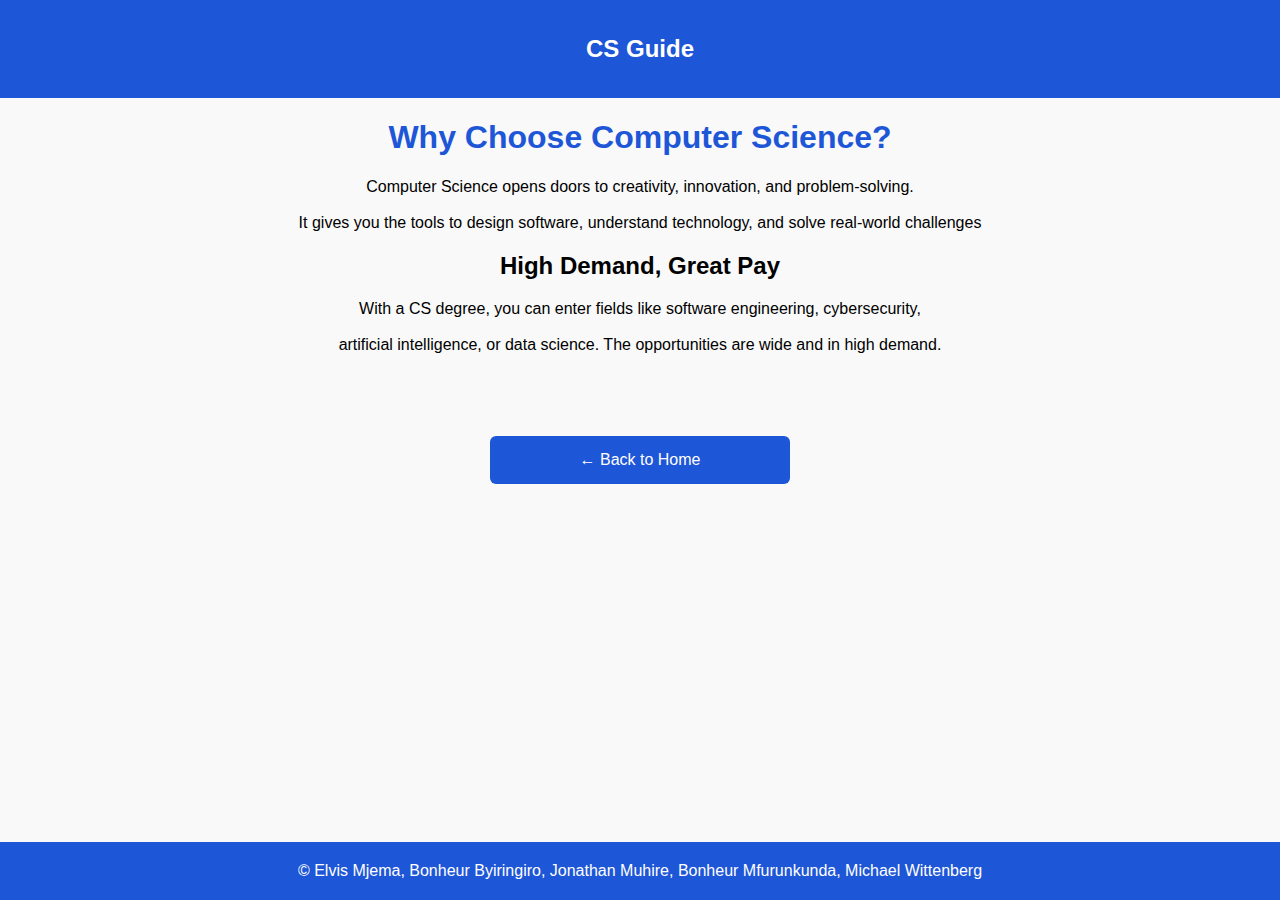
<file: why.html>
<!DOCTYPE html>
<html lang="en">
<head>
    <meta charset="UTF-8">
    <meta name="viewport" content="width=device-width, initial-scale=1.0">
    <title>Why Choose Computer Science?</title>
    <link rel="stylesheet" href="style.css">
   
</head>
<body class="why-page">

  <header>
    <h2>CS Guide</h2>
  </header>
<main class="container">
  <div class="container">
    <h1>Why Choose Computer Science?</h1>
    <p>Computer Science opens doors to creativity, innovation, and problem-solving. <br>
      <br>
    It gives you the tools to design software, understand technology, and solve real-world challenges</p>
    
    <h2>High Demand, Great Pay</h2>
    
    <p>With a CS degree, you can enter fields like software engineering, cybersecurity, <br> 
      <br>artificial intelligence, or data science. 
    The opportunities are wide and in high demand.</p>
    <br>
    <br>
    <div class="buttons">
      <a href="index.html">← Back to Home</a>
    </div>
  </div>
</main>
    <footer class="footer">
        <div class="container">
            <p>&copy; Elvis Mjema, Bonheur Byiringiro, Jonathan Muhire, Bonheur Mfurunkunda, Michael Wittenberg</p>
        </div>
    </footer>
</body>
</html>
</file>
<file: style.css>
body {
    font-family: Arial, sans-serif;
    margin: 0;
    padding: 0;
    background-color: #f9f9f9;
    text-align: center;
  }
  
  header {
    background-color: #1e56d8;
    color: white;
    padding: 15px 0;
  }
  
  .container {
    margin: 40px auto;
    max-width: 800px;
    padding: 20px;
  }
  
  h1 {
    color: #1e56d8;
  }
  
  .buttons {
    display: flex;
    flex-wrap: wrap;
    justify-content: center;
    margin-top: 30px;
    gap: 15px;
  }
  
  .buttons a {
    background-color: #1e56d8;
    color: white;
    padding: 15px 25px;
    text-decoration: none;
    border-radius: 6px;
    font-size: 16px;
    min-width: 250px;
  }
  
  .buttons a:hover {
    background-color: #163c99;
  }
  
  .blue-container {
    background-color: #1e56d8;
    color: white;
    padding: 40px 0;
    margin: 20px 0;
  }
  
  .blue-container h1 {
    color: white;
    margin-bottom: 20px;
  }
  
  .blue-container p {
    color: rgba(255, 255, 255, 0.9);
    line-height: 1.6;
    margin-bottom: 15px;
  }
  
  .blue-container .buttons {
    margin-top: 30px;
  }
  
  .blue-container .buttons a {
    background-color: white;
    color: #1e56d8;
    padding: 12px 25px;
    text-decoration: none;
    border-radius: 6px;
    transition: all 0.3s ease;
    display: inline-block;
  }
  
  .blue-container .buttons a:hover {
    background-color: #f0f0f0;
    transform: translateY(-2px);
  }
  
  .container {
    max-width: 800px;
    margin: 0 auto;
    padding: 0 20px;
  }

  .footer {
      background: #1e56d8;
      color: white;
      text-align: center;
      padding: 20px 0;
            margin-top: 60px;
        }
    
html, body {
    height: 100%;
    margin: 0;
    display: flex;
    flex-direction: column;
}

main {
    flex: 1; /* pushes footer to bottom */
}

.footer {
    background: #1e56d8;
    color: white;
    text-align: center;
    padding: 20px 0;
}
/* Career Page Specific Styles */
.career-page ul {
    list-style: none;
    padding: 0;
    margin: 30px 0 0;
    display: flex;
    flex-direction: column;
    gap: 24px;
}

.career-page li a {
    display: flex;
    align-items: center;
    gap: 20px;
    text-decoration: none;
    background-color: #1e56d8;
    color: #fff;
    border-radius: 10px;
    padding: 24px;
    transition: all 0.3s ease;
}

.career-page li a:hover {
    background-color: #163c99;
    transform: translateY(-2px);
    box-shadow: 0 6px 20px rgba(30, 86, 216, 0.3);
}

.career-page li img {
    width: 200px;
    height: 100px;
    object-fit: contain;
    border-radius: 6px;
}

.career-page li h3 {
    margin: 0 0 8px;
    font-size: 20px;
    color: #fff;
}

.career-page li p {
    margin: 0;
    font-size: 16px;
    line-height: 1.5;
    color: #f0f3ff;
}

/* Individual Career Page Styles */
.ai-engineer section,
.cyber-security section,
.data-scientist section,
.gaming-animation section,
.software-engineer section {
    margin: 30px 0;
    padding: 20px;
    background: white;
    border-radius: 8px;
    box-shadow: 0 2px 5px rgba(0,0,0,0.1);
    text-align: left;
}

.ai-engineer section h3,
.cyber-security section h3,
.data-scientist section h3,
.gaming-animation section h3,
.software-engineer section h3 {
    color: #1e56d8;
    font-size: 24px;
    margin-bottom: 15px;
    text-align: center;
}

/* Salary display */
.ai-engineer section p strong,
.cyber-security section p strong,
.data-scientist section p strong,
.gaming-animation section p strong,
.software-engineer section p strong {
    font-size: 24px;
    color: #1e56d8;
}

/* Image containers */
.salary-graph-container {
    text-align: center;
    margin: 20px 0;
}

.salary-graph-container img {
    max-width: 500px;
    width: 100%;
    height: auto;
    border-radius: 8px;
}

/* Company lists */
.career-companies-list {
    text-align: left;
    max-width: 600px;
    margin: 0 auto;
    list-style: none;
    padding: 0;
}

.career-companies-list li {
    padding: 10px 0;
    border-bottom: 1px solid #eee;
    margin-left: 20px;
    position: relative;
}

.career-companies-list li::before {
    content: "▶";
    color: #1e56d8;
    font-size: 12px;
    position: absolute;
    left: -20px;
}

.career-companies-list li strong {
    color: #1e56d8;
}

/* Learn Page Styles */
.learn-page .skill-card {
    display: flex;
    flex-direction: column;
    gap: 10px;
    text-decoration: none;
    background-color: #1e56d8;
    color: #fff;
    border-radius: 10px;
    padding: 24px;
    margin-bottom: 24px;
    transition: all 0.3s ease;
}

.learn-page .skill-card:hover {
    transform: translateY(-2px);
    box-shadow: 0 6px 20px rgba(30, 86, 216, 0.3);
}

.learn-page .skill-header {
    display: flex;
    align-items: center;
    gap: 12px;
}

.learn-page .skill-header h3 {
    margin: 0;
    font-size: 20px;
    color: #fff;
}

.learn-page .skill-badge {
    display: inline-block;
    background: #16a34a;
    color: #fff;
    padding: 5px 10px;
    border-radius: 12px;
    font-size: 12px;
}

.learn-page .skill-description {
    margin: 10px 0;
    font-size: 16px;
    line-height: 1.5;
    color: #f0f3ff;
}

.learn-page .skill-tags {
    margin-top: 10px;
}

.learn-page .skill-tag {
    display: inline-block;
    background: #f0f3ff;
    color: #1e56d8;
    padding: 5px 10px;
    border-radius: 12px;
    font-size: 12px;
    margin-right: 6px;
}

.learn-page .section-info {
    margin-top: 40px;
    text-align: center;
}

.learn-page .section-info h2 {
    color: #1e56d8;
}

.learn-page .section-info p {
    max-width: 800px;
    margin: 20px auto;
    font-size: 18px;
    line-height: 1.6;
    color: #444;
}

/* Prepare Page Styles - Updated for better text fit */
.prepare-page .page-title {
    text-align: center;
    color: #1e56d8;
    font-size: 36px;
    margin: 40px 0;
}

.prep-container {
    display: grid;
    grid-template-columns: 1fr 1fr;
    gap: 30px; /* Reduced gap to give more space to boxes */
    margin: 40px auto;
    max-width: 1400px; /* Increased max-width for wider containers */
    padding: 20px;
}

.back-button {
    display: inline-block;
    background: #1e56d8;
    color: white;
    padding: 15px 30px;
    text-decoration: none;
    border-radius: 25px;
    margin: 40px auto;
    transition: all 0.3s ease;
    font-weight: 500;
    box-shadow: 0 4px 15px rgba(30, 86, 216, 0.3);
}

.prep-section {
    background: white;
    border-radius: 12px;
    padding: 30px; /* Increased padding from 10px to 30px */
    box-shadow: 0 4px 20px rgba(0,0,0,0.08);
    transition: all 0.3s ease;
    min-height: 400px; /* Added minimum height for consistency */
}

.prep-section:hover {
    transform: translateY(-5px);
    box-shadow: 0 8px 30px rgba(30, 86, 216, 0.15);
}

.enhanced-left-section {
    background: linear-gradient(135deg, #f8f9ff 0%, #e8f0ff 100%);
    border-left: 4px solid #1e56d8;
}

/* Make the 5th section (Soft Skills) span full width */
.prep-section:nth-child(5) {
    grid-column: 1 / -1;
    max-width: none;
    margin: 20px 0 0 0;
}

.section-header {
    color: #1e56d8;
    font-size: 24px;
    font-weight: bold;
    margin-bottom: 15px;
    border-bottom: 3px solid #1e56d8;
    padding-bottom: 10px;
    display: flex;
    align-items: center;
    gap: 10px;
}

.section-icon {
    width: 35px;
    height: 35px;
    background: #1e56d8;
    border-radius: 8px;
    display: flex;
    align-items: center;
    justify-content: center;
    color: white;
    font-size: 18px;
    transition: all 0.3s ease;
}

.enhanced-left-section:hover .section-icon {
    transform: rotate(10deg) scale(1.1);
    background: #163c99;
}

.section-description {
    color: #666;
    font-size: 16px;
    line-height: 1.6;
    margin-bottom: 20px;
    font-style: italic;
    background: rgba(255, 255, 255, 0.7);
    padding: 15px;
    border-radius: 8px;
    border-left: 3px solid #1e56d8;
}

.enhanced-course-list {
    list-style: none;
    padding: 0;
}

.enhanced-course-item {
    padding: 15px 0; /* Increased padding for better spacing */
    border-bottom: 1px solid rgba(30, 86, 216, 0.1);
    color: #333;
    position: relative;
    padding-left: 25px;
    transition: all 0.3s ease;
    cursor: pointer;
    word-wrap: break-word; /* Ensure long text wraps properly */
    line-height: 1.5; /* Better line spacing */
}

.enhanced-course-item::before {
    content: "▶";
    color: #1e56d8;
    font-size: 14px;
    position: absolute;
    left: 0;
    transition: all 0.3s ease;
    top: 15px; /* Adjust position for increased padding */
}

.enhanced-course-item:hover {
    color: #1e56d8;
    transform: translateX(8px);
    background: rgba(30, 86, 216, 0.05);
    border-radius: 6px;
    padding-right: 15px;
}

.enhanced-course-item:hover::before {
    transform: rotate(90deg);
    color: #163c99;
}

/* Student Life Page Styles */
.section {
    margin: 2rem 0;
    padding: 2rem;
    background-color: white;
    border-radius: 8px;
    box-shadow: 0 2px 5px rgba(0,0,0,0.1);
    text-align: left;
}

.section h2 {
    color: #1e56d8;
    margin-bottom: 1rem;
}

.section h3 {
    color: #1e56d8;
    margin-top: 1.5rem;
    margin-bottom: 0.8rem;
}

.highlight-box {
    background-color: #e8f0fe;
    padding: 1.5rem;
    border-left: 4px solid #1e56d8;
    margin: 1.5rem 0;
    border-radius: 4px;
}

.highlight-box h3 {
    margin-top: 0;
    color: #1e56d8;
}

.timeline {
    display: grid;
    grid-template-columns: repeat(auto-fit, minmax(250px, 1fr));
    gap: 1.5rem;
    margin: 2rem 0;
}

.timeline-item {
    background-color: #f9f9f9;
    padding: 1.5rem;
    border-radius: 8px;
    border-top: 3px solid #1e56d8;
}

.timeline-item h3 {
    margin-top: 0;
    color: #1e56d8;
}

.timeline-item p {
    margin: 0;
    color: #555;
    line-height: 1.6;
}

/* List Styles */
ul {
    margin-left: 2rem;
    line-height: 1.8;
}

li {
    margin-bottom: 0.5rem;
}

/* Blue Container (Special sections) */
.blue-container {
    background-color: #1e56d8;
    color: white;
    padding: 40px 0;
    margin: 20px 0;
}

.blue-container h1 {
    color: white;
    margin-bottom: 20px;
}

.blue-container p {
    color: rgba(255, 255, 255, 0.9);
    line-height: 1.6;
    margin-bottom: 15px;
}

.blue-container .buttons a {
    background-color: white;
    color: #1e56d8;
    padding: 12px 25px;
    text-decoration: none;
    border-radius: 6px;
    transition: all 0.3s ease;
    display: inline-block;
}

.blue-container .buttons a:hover {
    background-color: #f0f0f0;
    transform: translateY(-2px);
}

/* Footer */
.footer {
    background: #1e56d8;
    color: white;
    text-align: center;
    padding: 20px 0;
    margin-top: 60px;
}

.footer p {
    margin: 0;
    color: white;
}

/* Responsive Design */
@media (max-width: 968px) {
    .prep-container {
        grid-template-columns: 1fr;
        gap: 20px;
        max-width: 800px;
    }
    
    .prep-section:nth-child(5) {
        grid-column: 1;
    }
}

@media (max-width: 768px) {
    .container {
        margin: 20px auto;
        padding: 15px;
    }
    
    h1 {
        font-size: 28px;
        margin: 20px 0;
    }
    
    .buttons {
        flex-direction: column;
        align-items: center;
    }
    
    .buttons a {
        min-width: auto;
        width: 100%;
        max-width: 300px;
    }
    
    /* Career page responsive */
    .career-page li a {
        flex-direction: column;
        text-align: center;
        gap: 15px;
    }
    
    .career-page li img {
        width: 150px;
        height: 75px;
    }
    
    /* Timeline responsive */
    .timeline {
        grid-template-columns: 1fr;
    }
    
    /* Prepare page responsive */
    .prep-container {
        padding: 15px;
        gap: 15px;
    }
    
    .prep-section {
        padding: 20px;
        min-height: auto;
    }
    
    .section-header {
        font-size: 20px;
    }
}

@media (max-width: 480px) {
    header h2 {
        font-size: 20px;
    }
    
    .container {
        padding: 10px;
    }
    
    h1 {
        font-size: 24px;
    }
    
    .buttons a {
        padding: 12px 20px;
        font-size: 14px;
    }
}
</file>
